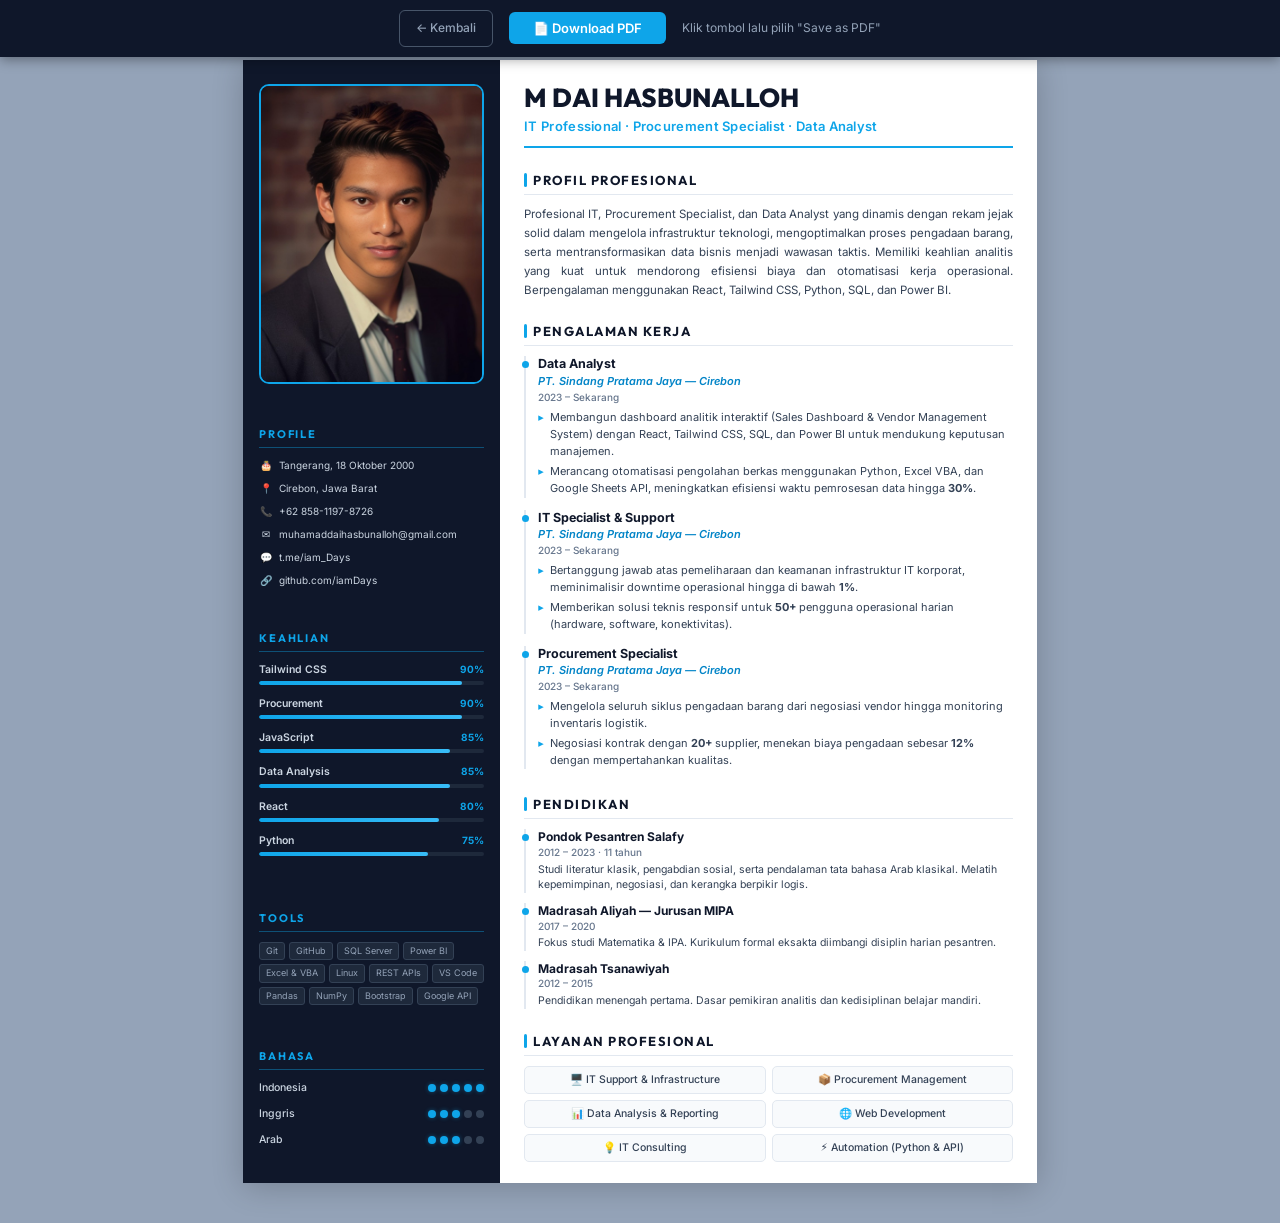
<file: cv.html>
<!DOCTYPE html>
<html lang="id">

<head>
  <meta charset="utf-8">
  <meta name="viewport" content="width=device-width, initial-scale=1.0">
  <title>CV - M Dai Hasbunalloh</title>
  <link rel="preconnect" href="https://fonts.googleapis.com">
  <link rel="preconnect" href="https://fonts.gstatic.com" crossorigin>
  <link
    href="https://fonts.googleapis.com/css2?family=Inter:wght@300;400;500;600;700&family=Outfit:wght@500;600;700;800&display=swap"
    rel="stylesheet">
  <style>
    *,
    *::before,
    *::after {
      margin: 0;
      padding: 0;
      box-sizing: border-box;
    }

    :root {
      --accent: #0ea5e9;
      --accent-dark: #0284c7;
      --dark: #0f172a;
      --dark-surface: #1e293b;
      --text: #334155;
      --text-light: #64748b;
      --heading: #0f172a;
      --border: #e2e8f0;
      --bg-subtle: #f8fafc;
      --white: #ffffff;
      --sidebar-text: #cbd5e1;
      --sidebar-muted: #94a3b8;
    }

    html {
      font-size: 10px;
    }

    body {
      font-family: 'Inter', system-ui, -apple-system, sans-serif;
      font-size: 1.3rem;
      line-height: 1.55;
      color: var(--text);
      background: #94a3b8;
      -webkit-print-color-adjust: exact;
      print-color-adjust: exact;
    }

    .download-bar {
      position: fixed;
      top: 0;
      left: 0;
      right: 0;
      background: var(--dark);
      padding: 10px 24px;
      display: flex;
      align-items: center;
      justify-content: center;
      gap: 16px;
      z-index: 999;
      box-shadow: 0 2px 12px rgba(0, 0, 0, 0.4);
    }

    .download-bar p {
      color: var(--sidebar-muted);
      font-size: 1.2rem;
    }

    .btn-download {
      background: var(--accent);
      color: white;
      border: none;
      padding: 8px 24px;
      border-radius: 6px;
      font-size: 1.3rem;
      font-weight: 600;
      cursor: pointer;
      transition: background 0.2s;
      font-family: inherit;
    }

    .btn-download:hover {
      background: var(--accent-dark);
    }

    .btn-back {
      background: transparent;
      color: var(--sidebar-muted);
      border: 1px solid #475569;
      padding: 8px 16px;
      border-radius: 6px;
      font-size: 1.2rem;
      font-weight: 500;
      cursor: pointer;
      text-decoration: none;
      transition: all 0.2s;
      font-family: inherit;
    }

    .btn-back:hover {
      border-color: var(--accent);
      color: var(--accent);
    }

    .cv-page {
      width: 210mm;
      height: 297mm;
      margin: 60px auto 40px auto;
      background: var(--white);
      box-shadow: 0 4px 30px rgba(0, 0, 0, 0.2);
      display: grid;
      grid-template-columns: 68mm 1fr;
      grid-template-rows: 1fr;
      align-items: stretch;
      overflow: hidden;
    }

    .sidebar {
      background: var(--dark);
      color: var(--sidebar-text);
      padding: 24px 16px;
      display: flex;
      flex-direction: column;
      justify-content: space-between;
      height: 297mm;
      box-sizing: border-box;
      overflow: hidden;
    }

    .sidebar .photo-wrap {
      width: 100%;
      margin: 0 auto;
      aspect-ratio: 3 / 4;
      border-radius: 10px;
      overflow: hidden;
      border: 2px solid var(--accent);
    }

    .sidebar .photo-wrap img {
      width: 100%;
      height: 100%;
      object-fit: cover;
      display: block;
    }

    .sidebar h3 {
      font-family: 'Outfit', sans-serif;
      font-size: 1.1rem;
      font-weight: 700;
      text-transform: uppercase;
      letter-spacing: 1.8px;
      color: var(--accent);
      border-bottom: 1.5px solid color-mix(in srgb, var(--accent) 40%, transparent);
      padding-bottom: 4px;
      margin-bottom: 10px;
    }

    .contact-list {
      list-style: none;
      display: flex;
      flex-direction: column;
      gap: 9px;
    }

    .contact-list li {
      font-size: 1rem;
      line-height: 1.4;
      display: flex;
      align-items: flex-start;
      gap: 6px;
      word-break: break-all;
      color: var(--sidebar-text);
    }

    .contact-list .icon {
      flex-shrink: 0;
      width: 14px;
      text-align: center;
      font-size: 1rem;
    }

    .skill-item {
      margin-bottom: 11px;
    }

    .skill-header {
      display: flex;
      justify-content: space-between;
      font-size: 1.05rem;
      font-weight: 600;
      margin-bottom: 3px;
      color: var(--sidebar-text);
    }

    .skill-header span {
      color: var(--accent);
      font-weight: 700;
      font-size: 1rem;
    }

    .skill-bar {
      height: 4px;
      background: var(--dark-surface);
      border-radius: 2px;
      overflow: hidden;
    }

    .skill-bar-fill {
      height: 100%;
      background: linear-gradient(90deg, var(--accent), #38bdf8);
      border-radius: 2px;
    }

    .tools-grid {
      display: flex;
      flex-wrap: wrap;
      gap: 4px;
    }

    .tool-tag {
      font-size: 0.9rem;
      background: var(--dark-surface);
      color: var(--sidebar-muted);
      padding: 2px 6px;
      border-radius: 3px;
      border: 1px solid #334155;
      line-height: 1.4;
    }

    .lang-item {
      display: flex;
      justify-content: space-between;
      align-items: center;
      font-size: 1.05rem;
      margin-bottom: 10px;
    }

    .lang-item .lang-name {
      font-weight: 500;
      color: var(--sidebar-text);
    }

    .lang-dots {
      display: flex;
      gap: 4px;
    }

    .lang-dots .dot {
      width: 8px;
      height: 8px;
      border-radius: 50%;
      background: #334155;
    }

    .lang-dots .dot.filled {
      background: var(--accent);
      box-shadow: 0 0 4px color-mix(in srgb, var(--accent) 40%, transparent);
    }

    .main-content {
      padding: 24px 24px 20px 24px;
      display: flex;
      flex-direction: column;
      gap: 14px;
      justify-content: space-between;
      height: 297mm;
      box-sizing: border-box;
      overflow: hidden;
    }

    .cv-header {
      border-bottom: 2.5px solid var(--accent);
      padding-bottom: 10px;
    }

    .cv-header h1 {
      font-family: 'Outfit', sans-serif;
      font-size: 2.6rem;
      font-weight: 800;
      color: var(--heading);
      line-height: 1.1;
      margin-bottom: 3px;
    }

    .cv-header .subtitle {
      font-size: 1.3rem;
      font-weight: 600;
      color: var(--accent);
      letter-spacing: 0.3px;
    }

    .cv-section h2 {
      font-family: 'Outfit', sans-serif;
      font-size: 1.3rem;
      font-weight: 700;
      text-transform: uppercase;
      letter-spacing: 1.5px;
      color: var(--heading);
      border-bottom: 1.5px solid var(--border);
      padding-bottom: 4px;
      margin-bottom: 10px;
      display: flex;
      align-items: center;
      gap: 6px;
    }

    .cv-section h2::before {
      content: '';
      display: inline-block;
      width: 3px;
      height: 14px;
      background: var(--accent);
      border-radius: 2px;
      flex-shrink: 0;
    }

    .summary-text {
      font-size: 1.15rem;
      line-height: 1.65;
      color: var(--text);
      text-align: justify;
    }

    .exp-item {
      margin-bottom: 12px;
      position: relative;
      padding-left: 12px;
      border-left: 2px solid var(--border);
    }

    .exp-item:last-child {
      margin-bottom: 0;
    }

    .exp-item::before {
      content: '';
      position: absolute;
      left: -4.5px;
      top: 5px;
      width: 7px;
      height: 7px;
      border-radius: 50%;
      background: var(--accent);
    }

    .exp-item .exp-title {
      font-size: 1.25rem;
      font-weight: 700;
      color: var(--heading);
      line-height: 1.3;
    }

    .exp-item .exp-company {
      font-size: 1.1rem;
      color: var(--accent-dark);
      font-weight: 600;
      font-style: italic;
    }

    .exp-item .exp-date {
      font-size: 1rem;
      color: var(--text-light);
      font-weight: 500;
      margin-bottom: 4px;
    }

    .exp-item ul {
      list-style: none;
      padding: 0;
    }

    .exp-item ul li {
      font-size: 1.1rem;
      line-height: 1.55;
      padding-left: 12px;
      position: relative;
      margin-bottom: 3px;
      color: var(--text);
    }

    .exp-item ul li::before {
      content: '▸';
      position: absolute;
      left: 0;
      color: var(--accent);
      font-size: 1.1rem;
    }

    .edu-item {
      margin-bottom: 10px;
      padding-left: 12px;
      border-left: 2px solid var(--border);
      position: relative;
    }

    .edu-item:last-child {
      margin-bottom: 0;
    }

    .edu-item::before {
      content: '';
      position: absolute;
      left: -4.5px;
      top: 5px;
      width: 7px;
      height: 7px;
      border-radius: 50%;
      background: var(--accent);
    }

    .edu-item .edu-title {
      font-size: 1.2rem;
      font-weight: 700;
      color: var(--heading);
      line-height: 1.3;
    }

    .edu-item .edu-date {
      font-size: 1rem;
      color: var(--text-light);
      font-weight: 500;
    }

    .edu-item .edu-desc {
      font-size: 1.05rem;
      color: var(--text);
      line-height: 1.5;
      margin-top: 1px;
    }

    .services-grid {
      display: grid;
      grid-template-columns: 1fr 1fr;
      gap: 6px;
    }

    .service-tag {
      font-size: 1.05rem;
      padding: 5px 8px;
      background: var(--bg-subtle);
      border: 1px solid var(--border);
      border-radius: 5px;
      color: var(--text);
      font-weight: 500;
      text-align: center;
    }

    @media print {
      @page {
        size: A4 portrait;
        margin: 0 !important;
      }

      * {
        -webkit-print-color-adjust: exact !important;
        print-color-adjust: exact !important;
      }

      html {
        width: 100%;
        height: 100%;
        margin: 0 !important;
        padding: 0 !important;
      }

      body {
        width: 100%;
        height: 100%;
        margin: 0 !important;
        padding: 0 !important;
        background: white;
        overflow: hidden;
      }

      .download-bar {
        display: none !important;
      }

      .cv-page {
        position: absolute;
        top: 0;
        left: 0;
        margin: 0 !important;
        padding: 0;
        box-shadow: none;
        width: 100%;
        height: 100%;
        grid-template-columns: 68mm 1fr;
        grid-template-rows: 100%;
        overflow: hidden;
      }

      .sidebar {
        height: 100%;
        margin: 0;
      }

      .main-content {
        height: 100%;
        margin: 0;
      }
    }

    @media screen and (max-width: 800px) {
      .cv-page {
        width: 100%;
        height: auto;
        grid-template-columns: 1fr;
        margin-top: 54px;
      }

      .sidebar {
        padding: 20px 16px;
      }

      .sidebar .photo-wrap {
        width: 100px;
        margin: 0 auto;
      }

      .main-content {
        padding: 20px 16px;
      }

      .cv-header h1 {
        font-size: 2.2rem;
      }

      .services-grid {
        grid-template-columns: 1fr;
      }

      .download-bar {
        flex-wrap: wrap;
        padding: 8px 12px;
        gap: 8px;
      }

      .download-bar p {
        display: none;
      }
    }
  </style>
</head>

<body>

  <div class="download-bar">
    <a href="index.html" class="btn-back">← Kembali</a>
    <button class="btn-download" onclick="window.print()">📄 Download PDF</button>
    <p>Klik tombol lalu pilih "Save as PDF"</p>
  </div>

  <div class="cv-page">

    <aside class="sidebar">

      <div class="photo-wrap">
        <img src="assets/img/profile-img.jpg" alt="M Dai Hasbunalloh">
      </div>

      <div>
        <h3>Profile</h3>
        <ul class="contact-list">
          <li><span class="icon">🎂</span><span>Tangerang, 18 Oktober 2000</span></li>
          <li><span class="icon">📍</span><span>Cirebon, Jawa Barat</span></li>
          <li><span class="icon">📞</span><span>+62 858-1197-8726</span></li>
          <li><span class="icon">✉️</span><span>muhamaddaihasbunalloh@gmail.com</span></li>
          <li><span class="icon">💬</span><span>t.me/iam_Days</span></li>
          <li><span class="icon">🔗</span><span>github.com/iamDays</span></li>
        </ul>
      </div>

      <div>
        <h3>Keahlian</h3>
        <div class="skill-item">
          <div class="skill-header">Tailwind CSS <span>90%</span></div>
          <div class="skill-bar">
            <div class="skill-bar-fill" style="width:90%"></div>
          </div>
        </div>
        <div class="skill-item">
          <div class="skill-header">Procurement <span>90%</span></div>
          <div class="skill-bar">
            <div class="skill-bar-fill" style="width:90%"></div>
          </div>
        </div>
        <div class="skill-item">
          <div class="skill-header">JavaScript <span>85%</span></div>
          <div class="skill-bar">
            <div class="skill-bar-fill" style="width:85%"></div>
          </div>
        </div>
        <div class="skill-item">
          <div class="skill-header">Data Analysis <span>85%</span></div>
          <div class="skill-bar">
            <div class="skill-bar-fill" style="width:85%"></div>
          </div>
        </div>
        <div class="skill-item">
          <div class="skill-header">React <span>80%</span></div>
          <div class="skill-bar">
            <div class="skill-bar-fill" style="width:80%"></div>
          </div>
        </div>
        <div class="skill-item">
          <div class="skill-header">Python <span>75%</span></div>
          <div class="skill-bar">
            <div class="skill-bar-fill" style="width:75%"></div>
          </div>
        </div>
      </div>

      <div>
        <h3>Tools</h3>
        <div class="tools-grid">
          <span class="tool-tag">Git</span>
          <span class="tool-tag">GitHub</span>
          <span class="tool-tag">SQL Server</span>
          <span class="tool-tag">Power BI</span>
          <span class="tool-tag">Excel & VBA</span>
          <span class="tool-tag">Linux</span>
          <span class="tool-tag">REST APIs</span>
          <span class="tool-tag">VS Code</span>
          <span class="tool-tag">Pandas</span>
          <span class="tool-tag">NumPy</span>
          <span class="tool-tag">Bootstrap</span>
          <span class="tool-tag">Google API</span>
        </div>
      </div>

      <div>
        <h3>Bahasa</h3>
        <div class="lang-item">
          <span class="lang-name">Indonesia</span>
          <div class="lang-dots">
            <span class="dot filled"></span>
            <span class="dot filled"></span>
            <span class="dot filled"></span>
            <span class="dot filled"></span>
            <span class="dot filled"></span>
          </div>
        </div>
        <div class="lang-item">
          <span class="lang-name">Inggris</span>
          <div class="lang-dots">
            <span class="dot filled"></span>
            <span class="dot filled"></span>
            <span class="dot filled"></span>
            <span class="dot"></span>
            <span class="dot"></span>
          </div>
        </div>
        <div class="lang-item">
          <span class="lang-name">Arab</span>
          <div class="lang-dots">
            <span class="dot filled"></span>
            <span class="dot filled"></span>
            <span class="dot filled"></span>
            <span class="dot"></span>
            <span class="dot"></span>
          </div>
        </div>
      </div>

    </aside>

    <main class="main-content">

      <div class="cv-header">
        <h1>M DAI HASBUNALLOH</h1>
        <div class="subtitle">IT Professional · Procurement Specialist · Data Analyst</div>
      </div>

      <section class="cv-section">
        <h2>Profil Profesional</h2>
        <p class="summary-text">
          Profesional IT, Procurement Specialist, dan Data Analyst yang dinamis dengan rekam jejak solid dalam mengelola
          infrastruktur teknologi, mengoptimalkan proses pengadaan barang, serta mentransformasikan data bisnis menjadi
          wawasan taktis. Memiliki keahlian analitis yang kuat untuk mendorong efisiensi biaya dan otomatisasi kerja
          operasional. Berpengalaman menggunakan React, Tailwind CSS, Python, SQL, dan Power BI.
        </p>
      </section>

      <section class="cv-section">
        <h2>Pengalaman Kerja</h2>

        <div class="exp-item">
          <div class="exp-title">Data Analyst</div>
          <div class="exp-company">PT. Sindang Pratama Jaya — Cirebon</div>
          <div class="exp-date">2023 – Sekarang</div>
          <ul>
            <li>Membangun dashboard analitik interaktif (Sales Dashboard & Vendor Management System) dengan React,
              Tailwind CSS, SQL, dan Power BI untuk mendukung keputusan manajemen.</li>
            <li>Merancang otomatisasi pengolahan berkas menggunakan Python, Excel VBA, dan Google Sheets API,
              meningkatkan efisiensi waktu pemrosesan data hingga <strong>30%</strong>.</li>
          </ul>
        </div>

        <div class="exp-item">
          <div class="exp-title">IT Specialist & Support</div>
          <div class="exp-company">PT. Sindang Pratama Jaya — Cirebon</div>
          <div class="exp-date">2023 – Sekarang</div>
          <ul>
            <li>Bertanggung jawab atas pemeliharaan dan keamanan infrastruktur IT korporat, meminimalisir downtime
              operasional hingga di bawah <strong>1%</strong>.</li>
            <li>Memberikan solusi teknis responsif untuk <strong>50+</strong> pengguna operasional harian (hardware,
              software, konektivitas).</li>
          </ul>
        </div>

        <div class="exp-item">
          <div class="exp-title">Procurement Specialist</div>
          <div class="exp-company">PT. Sindang Pratama Jaya — Cirebon</div>
          <div class="exp-date">2023 – Sekarang</div>
          <ul>
            <li>Mengelola seluruh siklus pengadaan barang dari negosiasi vendor hingga monitoring inventaris logistik.
            </li>
            <li>Negosiasi kontrak dengan <strong>20+</strong> supplier, menekan biaya pengadaan sebesar
              <strong>12%</strong> dengan mempertahankan kualitas.
            </li>
          </ul>
        </div>
      </section>

      <section class="cv-section">
        <h2>Pendidikan</h2>

        <div class="edu-item">
          <div class="edu-title">Pondok Pesantren Salafy</div>
          <div class="edu-date">2012 – 2023 · 11 tahun</div>
          <div class="edu-desc">Studi literatur klasik, pengabdian sosial, serta pendalaman tata bahasa Arab klasikal.
            Melatih kepemimpinan, negosiasi, dan kerangka berpikir logis.</div>
        </div>

        <div class="edu-item">
          <div class="edu-title">Madrasah Aliyah — Jurusan MIPA</div>
          <div class="edu-date">2017 – 2020</div>
          <div class="edu-desc">Fokus studi Matematika & IPA. Kurikulum formal eksakta diimbangi disiplin harian
            pesantren.</div>
        </div>

        <div class="edu-item">
          <div class="edu-title">Madrasah Tsanawiyah</div>
          <div class="edu-date">2012 – 2015</div>
          <div class="edu-desc">Pendidikan menengah pertama. Dasar pemikiran analitis dan kedisiplinan belajar mandiri.
          </div>
        </div>
      </section>

      <section class="cv-section">
        <h2>Layanan Profesional</h2>
        <div class="services-grid">
          <div class="service-tag">🖥️ IT Support & Infrastructure</div>
          <div class="service-tag">📦 Procurement Management</div>
          <div class="service-tag">📊 Data Analysis & Reporting</div>
          <div class="service-tag">🌐 Web Development</div>
          <div class="service-tag">💡 IT Consulting</div>
          <div class="service-tag">⚡ Automation (Python & API)</div>
        </div>
      </section>

    </main>

  </div>

</body>

</html>
</file>
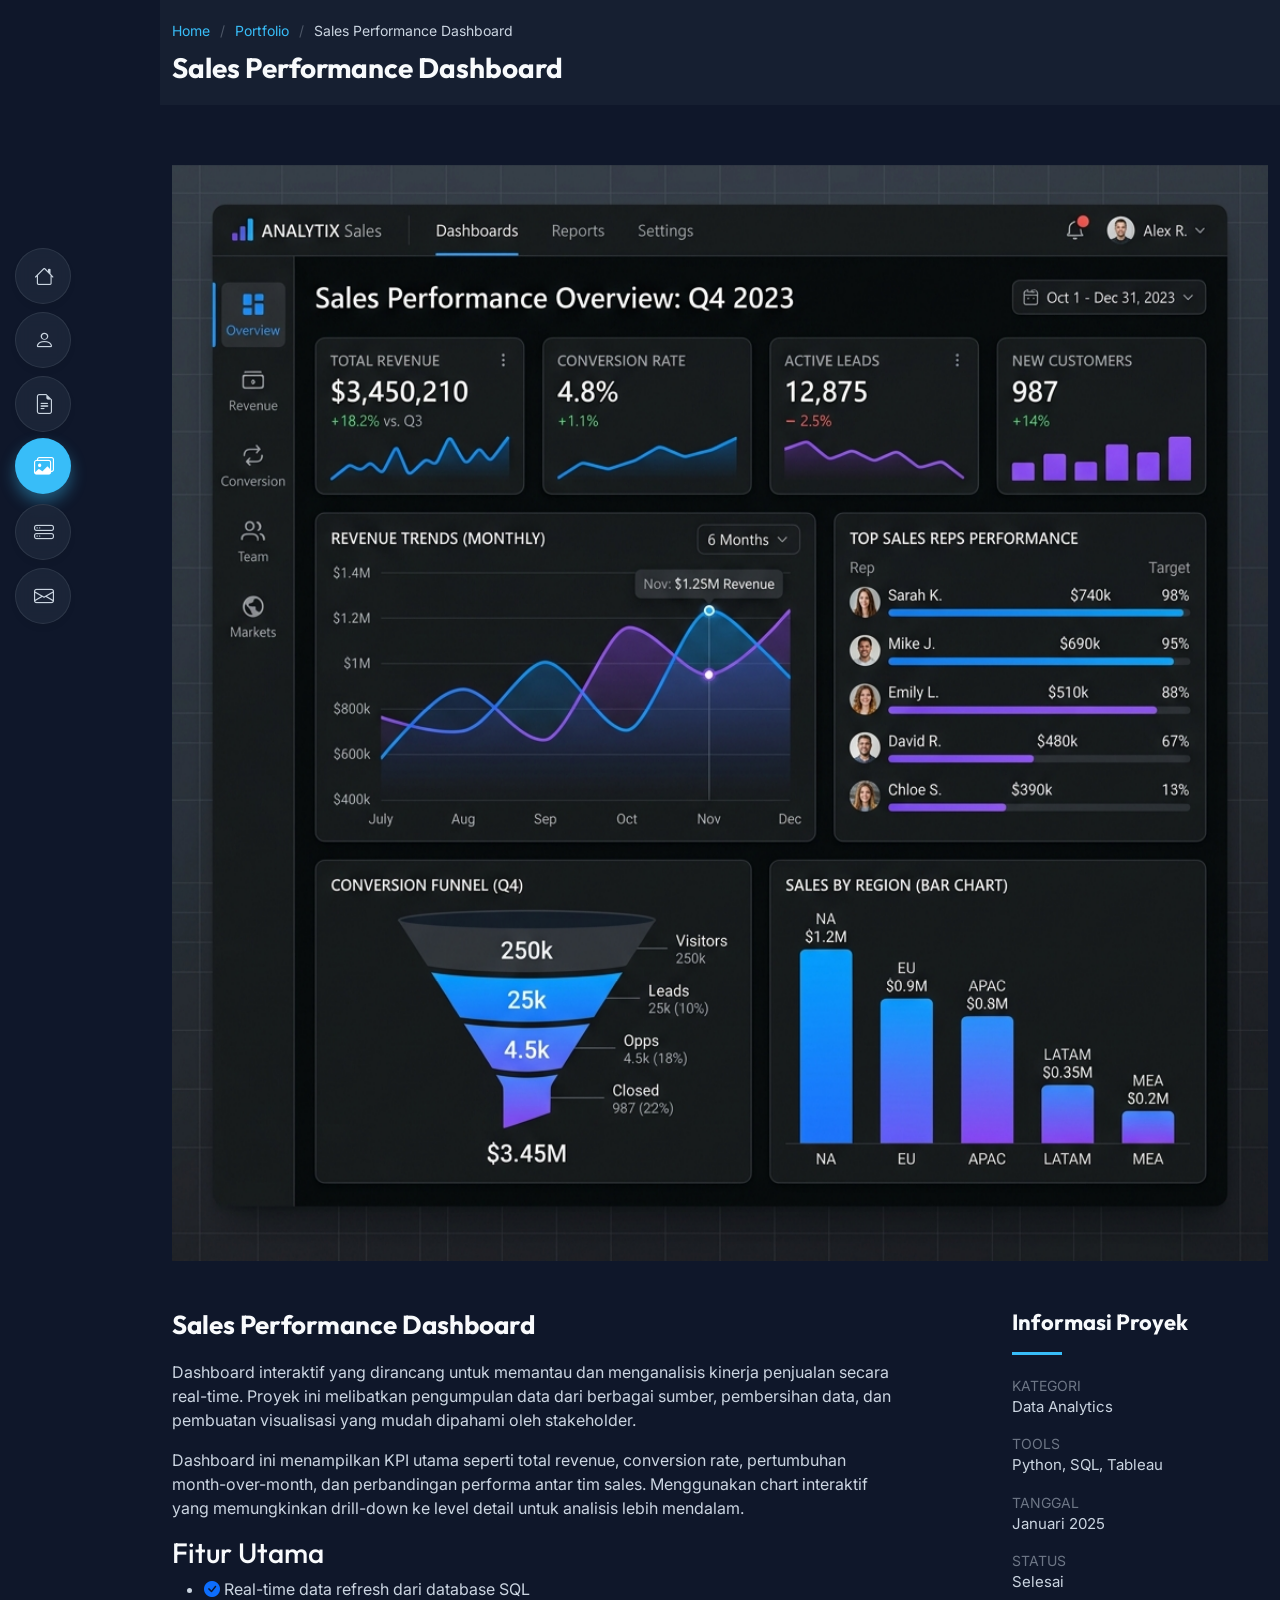
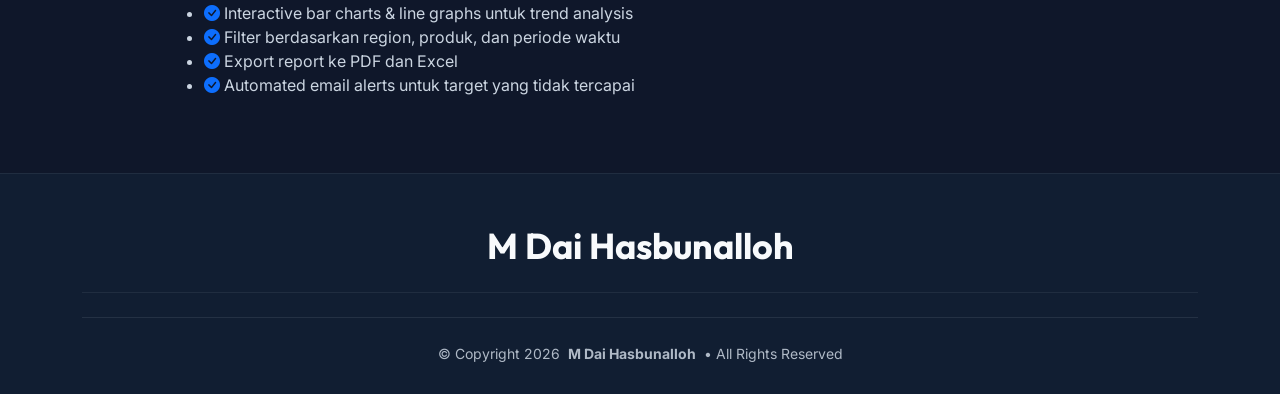
<file: portfolio-detail-1.html>
<!DOCTYPE html>
<html lang="en">

<head>
  <meta charset="utf-8">
  <meta content="width=device-width, initial-scale=1.0" name="viewport">
  <title>Sales Performance Dashboard - M Dai Hasbunalloh</title>
  <meta content="Portfolio detail: Sales Performance Dashboard project by M Dai Hasbunalloh" name="description">

  <link href="assets/img/favicon.png" rel="icon">
  <link href="assets/img/apple-touch-icon.png" rel="apple-touch-icon">

  <link href="https://fonts.googleapis.com" rel="preconnect">
  <link href="https://fonts.gstatic.com" rel="preconnect" crossorigin>
  <link
    href="https://fonts.googleapis.com/css2?family=Inter:wght@300;400;500;600;700&family=Outfit:wght@400;500;600;700;800&display=swap"
    rel="stylesheet">

  <link href="assets/vendor/bootstrap/css/bootstrap.min.css" rel="stylesheet">
  <link href="assets/vendor/bootstrap-icons/bootstrap-icons.css" rel="stylesheet">
  <link href="assets/vendor/aos/aos.css" rel="stylesheet">
  <link href="assets/vendor/glightbox/css/glightbox.min.css" rel="stylesheet">
  <link href="assets/vendor/swiper/swiper-bundle.min.css" rel="stylesheet">

  <link href="assets/css/main.css" rel="stylesheet">
</head>

<body class="portfolio-details-page dark-mode">

  <header id="header" class="header d-flex flex-column justify-content-center">
    <i class="header-toggle d-xl-none bi bi-list"></i>
    <nav id="navmenu" class="navmenu">
      <ul>
        <li><a href="index.html"><i class="bi bi-house navicon"></i><span>Home</span></a></li>
        <li><a href="index.html#about"><i class="bi bi-person navicon"></i><span>About</span></a></li>
        <li><a href="index.html#resume"><i class="bi bi-file-earmark-text navicon"></i><span>Resume</span></a></li>
        <li><a href="index.html#portfolio" class="active"><i class="bi bi-images navicon"></i><span>Portfolio</span></a></li>
        <li><a href="index.html#services"><i class="bi bi-hdd-stack navicon"></i><span>Services</span></a></li>
        <li><a href="index.html#contact"><i class="bi bi-envelope navicon"></i><span>Contact</span></a></li>
      </ul>
    </nav>
  </header>

  <main class="main">

    <div class="page-title" data-aos="fade">
      <div class="container">
        <nav class="breadcrumbs">
          <ol>
            <li><a href="index.html">Home</a></li>
            <li><a href="index.html#portfolio">Portfolio</a></li>
            <li class="current">Sales Performance Dashboard</li>
          </ol>
        </nav>
        <h1>Sales Performance Dashboard</h1>
      </div>
    </div>

    <section id="portfolio-details" class="portfolio-details section">
      <div class="container" data-aos="fade-up">

        <div class="portfolio-details-slider swiper init-swiper">
          <script type="application/json" class="swiper-config">
            {
              "loop": true,
              "speed": 600,
              "autoplay": { "delay": 5000 },
              "slidesPerView": "auto",
              "navigation": { "nextEl": ".swiper-button-next", "prevEl": ".swiper-button-prev" },
              "pagination": { "el": ".swiper-pagination", "type": "bullets", "clickable": true }
            }
          </script>
          <div class="swiper-wrapper align-items-center">
            <div class="swiper-slide">
              <img src="assets/img/masonry-portfolio/masonry-portfolio-1.jpg" alt="Sales Performance Dashboard">
            </div>
          </div>
          <div class="swiper-button-prev"></div>
          <div class="swiper-button-next"></div>
          <div class="swiper-pagination"></div>
        </div>

        <div class="row justify-content-between gy-4 mt-4">

          <div class="col-lg-8" data-aos="fade-up">
            <div class="portfolio-description">
              <h2>Sales Performance Dashboard</h2>
              <p>
                Dashboard interaktif yang dirancang untuk memantau dan menganalisis kinerja penjualan secara real-time.
                Proyek ini melibatkan pengumpulan data dari berbagai sumber, pembersihan data, dan pembuatan visualisasi
                yang mudah dipahami oleh stakeholder.
              </p>
              <p>
                Dashboard ini menampilkan KPI utama seperti total revenue, conversion rate, pertumbuhan month-over-month,
                dan perbandingan performa antar tim sales. Menggunakan chart interaktif yang memungkinkan drill-down ke
                level detail untuk analisis lebih mendalam.
              </p>
              <h3>Fitur Utama</h3>
              <ul>
                <li><i class="bi bi-check-circle-fill text-primary"></i> Real-time data refresh dari database SQL</li>
                <li><i class="bi bi-check-circle-fill text-primary"></i> Interactive bar charts & line graphs untuk trend analysis</li>
                <li><i class="bi bi-check-circle-fill text-primary"></i> Filter berdasarkan region, produk, dan periode waktu</li>
                <li><i class="bi bi-check-circle-fill text-primary"></i> Export report ke PDF dan Excel</li>
                <li><i class="bi bi-check-circle-fill text-primary"></i> Automated email alerts untuk target yang tidak tercapai</li>
              </ul>
            </div>
          </div>

          <div class="col-lg-3" data-aos="fade-up" data-aos-delay="100">
            <div class="portfolio-info">
              <h3>Informasi Proyek</h3>
              <ul>
                <li><strong>Kategori</strong> Data Analytics</li>
                <li><strong>Tools</strong> Python, SQL, Tableau</li>
                <li><strong>Tanggal</strong> Januari 2025</li>
                <li><strong>Status</strong> Selesai</li>
              </ul>
            </div>
          </div>

        </div>

      </div>
    </section>

  </main>

  <footer id="footer" class="footer position-relative">
    <div class="container">
      <h3 class="sitename">M Dai Hasbunalloh</h3>
      <div class="copyright-wrap text-center">
        <div class="copyright">
          <span>&copy; Copyright 2026</span> <strong class="px-1 sitename">M Dai Hasbunalloh</strong> <span>&bull; All Rights Reserved</span>
        </div>
      </div>
    </div>
  </footer>

  <a href="#" id="scroll-top" class="scroll-top d-flex align-items-center justify-content-center"><i class="bi bi-arrow-up-short"></i></a>
  <div id="preloader"></div>

  <script src="assets/vendor/bootstrap/js/bootstrap.bundle.min.js"></script>
  <script src="assets/vendor/php-email-form/validate.js"></script>
  <script src="assets/vendor/aos/aos.js"></script>
  <script src="assets/vendor/typed.js/typed.umd.js"></script>
  <script src="assets/vendor/purecounter/purecounter_vanilla.js"></script>
  <script src="assets/vendor/waypoints/noframework.waypoints.js"></script>
  <script src="assets/vendor/glightbox/js/glightbox.min.js"></script>
  <script src="assets/vendor/imagesloaded/imagesloaded.pkgd.min.js"></script>
  <script src="assets/vendor/isotope-layout/isotope.pkgd.min.js"></script>
  <script src="assets/vendor/swiper/swiper-bundle.min.js"></script>
  <script src="assets/js/main.js"></script>

</body>

</html>
</file>
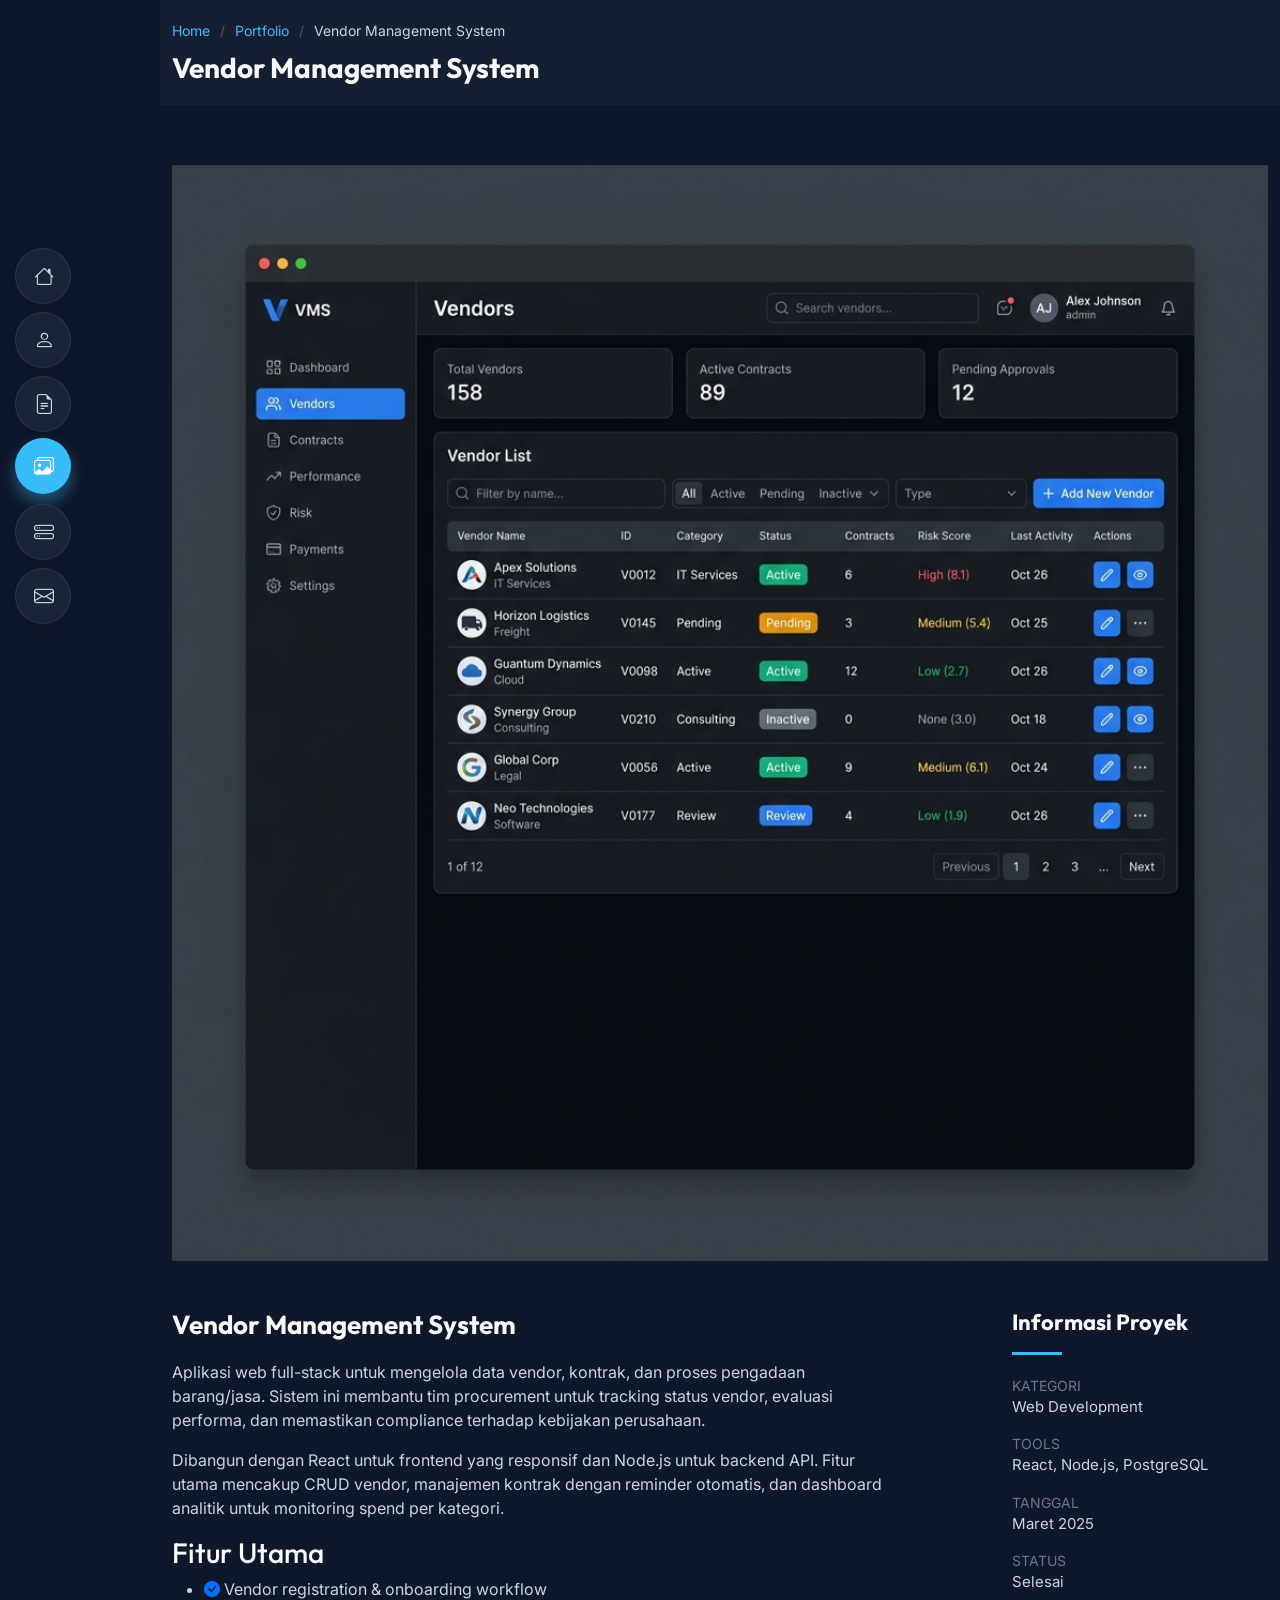
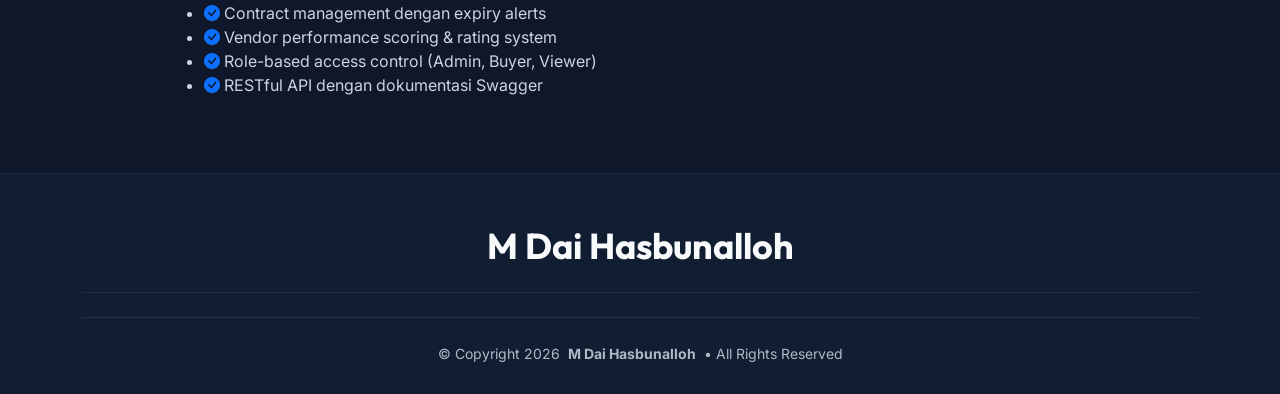
<file: portfolio-detail-2.html>
<!DOCTYPE html>
<html lang="en">

<head>
  <meta charset="utf-8">
  <meta content="width=device-width, initial-scale=1.0" name="viewport">
  <title>Vendor Management System - M Dai Hasbunalloh</title>
  <meta content="Portfolio detail: Vendor Management System project by M Dai Hasbunalloh" name="description">

  <link href="assets/img/favicon.png" rel="icon">
  <link href="assets/img/apple-touch-icon.png" rel="apple-touch-icon">

  <link href="https://fonts.googleapis.com" rel="preconnect">
  <link href="https://fonts.gstatic.com" rel="preconnect" crossorigin>
  <link
    href="https://fonts.googleapis.com/css2?family=Inter:wght@300;400;500;600;700&family=Outfit:wght@400;500;600;700;800&display=swap"
    rel="stylesheet">

  <link href="assets/vendor/bootstrap/css/bootstrap.min.css" rel="stylesheet">
  <link href="assets/vendor/bootstrap-icons/bootstrap-icons.css" rel="stylesheet">
  <link href="assets/vendor/aos/aos.css" rel="stylesheet">
  <link href="assets/vendor/glightbox/css/glightbox.min.css" rel="stylesheet">
  <link href="assets/vendor/swiper/swiper-bundle.min.css" rel="stylesheet">

  <link href="assets/css/main.css" rel="stylesheet">
</head>

<body class="portfolio-details-page dark-mode">

  <header id="header" class="header d-flex flex-column justify-content-center">
    <i class="header-toggle d-xl-none bi bi-list"></i>
    <nav id="navmenu" class="navmenu">
      <ul>
        <li><a href="index.html"><i class="bi bi-house navicon"></i><span>Home</span></a></li>
        <li><a href="index.html#about"><i class="bi bi-person navicon"></i><span>About</span></a></li>
        <li><a href="index.html#resume"><i class="bi bi-file-earmark-text navicon"></i><span>Resume</span></a></li>
        <li><a href="index.html#portfolio" class="active"><i class="bi bi-images navicon"></i><span>Portfolio</span></a></li>
        <li><a href="index.html#services"><i class="bi bi-hdd-stack navicon"></i><span>Services</span></a></li>
        <li><a href="index.html#contact"><i class="bi bi-envelope navicon"></i><span>Contact</span></a></li>
      </ul>
    </nav>
  </header>

  <main class="main">

    <div class="page-title" data-aos="fade">
      <div class="container">
        <nav class="breadcrumbs">
          <ol>
            <li><a href="index.html">Home</a></li>
            <li><a href="index.html#portfolio">Portfolio</a></li>
            <li class="current">Vendor Management System</li>
          </ol>
        </nav>
        <h1>Vendor Management System</h1>
      </div>
    </div>

    <section id="portfolio-details" class="portfolio-details section">
      <div class="container" data-aos="fade-up">

        <div class="portfolio-details-slider swiper init-swiper">
          <script type="application/json" class="swiper-config">
            {
              "loop": true,
              "speed": 600,
              "autoplay": { "delay": 5000 },
              "slidesPerView": "auto",
              "navigation": { "nextEl": ".swiper-button-next", "prevEl": ".swiper-button-prev" },
              "pagination": { "el": ".swiper-pagination", "type": "bullets", "clickable": true }
            }
          </script>
          <div class="swiper-wrapper align-items-center">
            <div class="swiper-slide">
              <img src="assets/img/masonry-portfolio/masonry-portfolio-2.jpg" alt="Vendor Management System">
            </div>
          </div>
          <div class="swiper-button-prev"></div>
          <div class="swiper-button-next"></div>
          <div class="swiper-pagination"></div>
        </div>

        <div class="row justify-content-between gy-4 mt-4">

          <div class="col-lg-8" data-aos="fade-up">
            <div class="portfolio-description">
              <h2>Vendor Management System</h2>
              <p>
                Aplikasi web full-stack untuk mengelola data vendor, kontrak, dan proses pengadaan barang/jasa.
                Sistem ini membantu tim procurement untuk tracking status vendor, evaluasi performa,
                dan memastikan compliance terhadap kebijakan perusahaan.
              </p>
              <p>
                Dibangun dengan React untuk frontend yang responsif dan Node.js untuk backend API. Fitur utama
                mencakup CRUD vendor, manajemen kontrak dengan reminder otomatis, dan dashboard analitik
                untuk monitoring spend per kategori.
              </p>
              <h3>Fitur Utama</h3>
              <ul>
                <li><i class="bi bi-check-circle-fill text-primary"></i> Vendor registration & onboarding workflow</li>
                <li><i class="bi bi-check-circle-fill text-primary"></i> Contract management dengan expiry alerts</li>
                <li><i class="bi bi-check-circle-fill text-primary"></i> Vendor performance scoring & rating system</li>
                <li><i class="bi bi-check-circle-fill text-primary"></i> Role-based access control (Admin, Buyer, Viewer)</li>
                <li><i class="bi bi-check-circle-fill text-primary"></i> RESTful API dengan dokumentasi Swagger</li>
              </ul>
            </div>
          </div>

          <div class="col-lg-3" data-aos="fade-up" data-aos-delay="100">
            <div class="portfolio-info">
              <h3>Informasi Proyek</h3>
              <ul>
                <li><strong>Kategori</strong> Web Development</li>
                <li><strong>Tools</strong> React, Node.js, PostgreSQL</li>
                <li><strong>Tanggal</strong> Maret 2025</li>
                <li><strong>Status</strong> Selesai</li>
              </ul>
            </div>
          </div>

        </div>

      </div>
    </section>

  </main>

  <footer id="footer" class="footer position-relative">
    <div class="container">
      <h3 class="sitename">M Dai Hasbunalloh</h3>
      <div class="copyright-wrap text-center">
        <div class="copyright">
          <span>&copy; Copyright 2026</span> <strong class="px-1 sitename">M Dai Hasbunalloh</strong> <span>&bull; All Rights Reserved</span>
        </div>
      </div>
    </div>
  </footer>

  <a href="#" id="scroll-top" class="scroll-top d-flex align-items-center justify-content-center"><i class="bi bi-arrow-up-short"></i></a>
  <div id="preloader"></div>

  <script src="assets/vendor/bootstrap/js/bootstrap.bundle.min.js"></script>
  <script src="assets/vendor/php-email-form/validate.js"></script>
  <script src="assets/vendor/aos/aos.js"></script>
  <script src="assets/vendor/typed.js/typed.umd.js"></script>
  <script src="assets/vendor/purecounter/purecounter_vanilla.js"></script>
  <script src="assets/vendor/waypoints/noframework.waypoints.js"></script>
  <script src="assets/vendor/glightbox/js/glightbox.min.js"></script>
  <script src="assets/vendor/imagesloaded/imagesloaded.pkgd.min.js"></script>
  <script src="assets/vendor/isotope-layout/isotope.pkgd.min.js"></script>
  <script src="assets/vendor/swiper/swiper-bundle.min.js"></script>
  <script src="assets/js/main.js"></script>

</body>

</html>
</file>
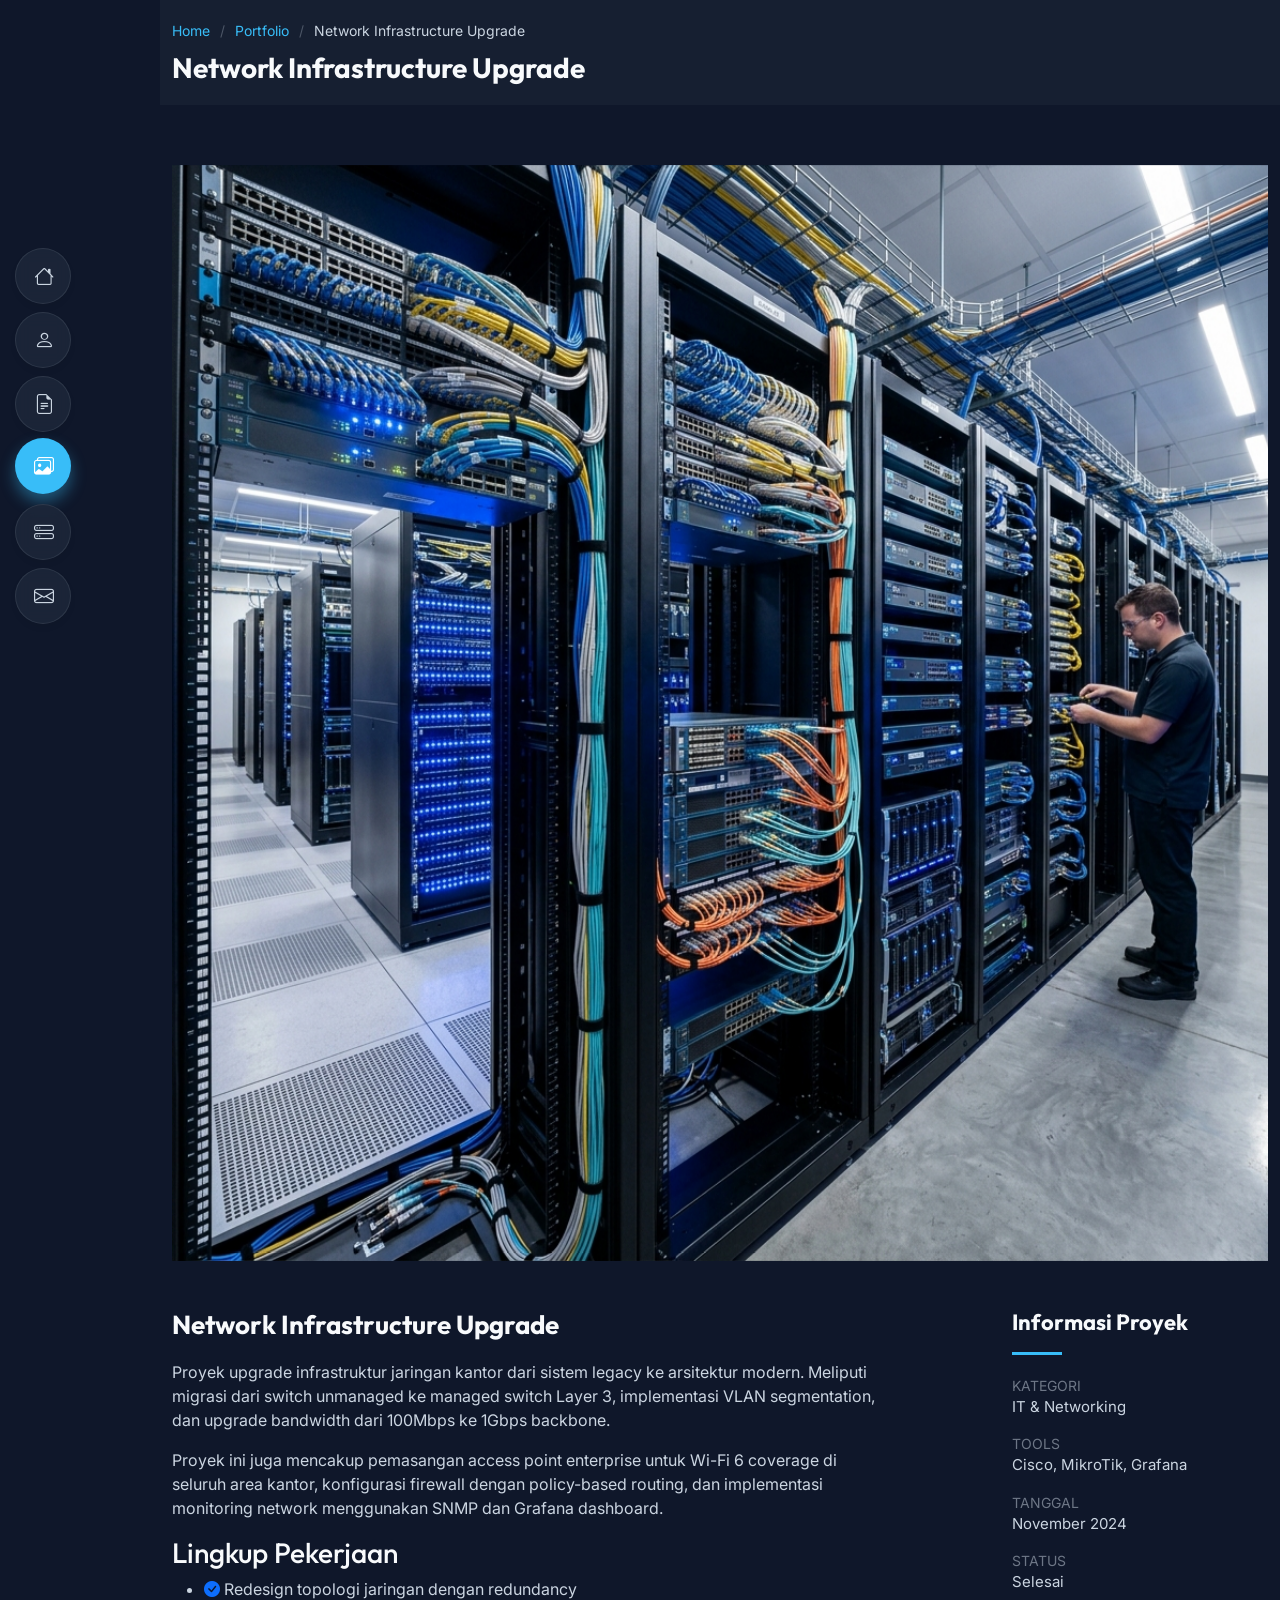
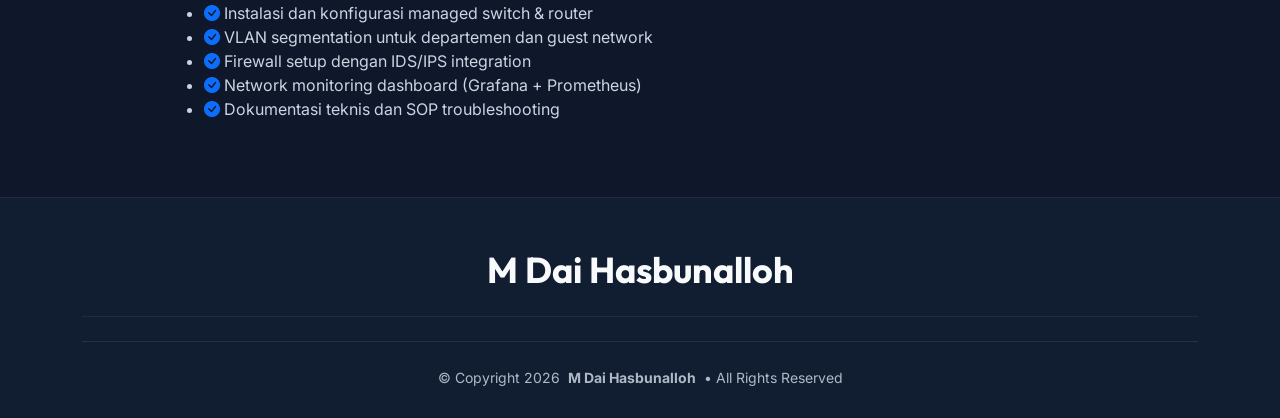
<file: portfolio-detail-3.html>
<!DOCTYPE html>
<html lang="en">

<head>
  <meta charset="utf-8">
  <meta content="width=device-width, initial-scale=1.0" name="viewport">
  <title>Network Infrastructure Upgrade - M Dai Hasbunalloh</title>
  <meta content="Portfolio detail: Network Infrastructure Upgrade project by M Dai Hasbunalloh" name="description">

  <link href="assets/img/favicon.png" rel="icon">
  <link href="assets/img/apple-touch-icon.png" rel="apple-touch-icon">

  <link href="https://fonts.googleapis.com" rel="preconnect">
  <link href="https://fonts.gstatic.com" rel="preconnect" crossorigin>
  <link
    href="https://fonts.googleapis.com/css2?family=Inter:wght@300;400;500;600;700&family=Outfit:wght@400;500;600;700;800&display=swap"
    rel="stylesheet">

  <link href="assets/vendor/bootstrap/css/bootstrap.min.css" rel="stylesheet">
  <link href="assets/vendor/bootstrap-icons/bootstrap-icons.css" rel="stylesheet">
  <link href="assets/vendor/aos/aos.css" rel="stylesheet">
  <link href="assets/vendor/glightbox/css/glightbox.min.css" rel="stylesheet">
  <link href="assets/vendor/swiper/swiper-bundle.min.css" rel="stylesheet">

  <link href="assets/css/main.css" rel="stylesheet">
</head>

<body class="portfolio-details-page dark-mode">

  <header id="header" class="header d-flex flex-column justify-content-center">
    <i class="header-toggle d-xl-none bi bi-list"></i>
    <nav id="navmenu" class="navmenu">
      <ul>
        <li><a href="index.html"><i class="bi bi-house navicon"></i><span>Home</span></a></li>
        <li><a href="index.html#about"><i class="bi bi-person navicon"></i><span>About</span></a></li>
        <li><a href="index.html#resume"><i class="bi bi-file-earmark-text navicon"></i><span>Resume</span></a></li>
        <li><a href="index.html#portfolio" class="active"><i class="bi bi-images navicon"></i><span>Portfolio</span></a></li>
        <li><a href="index.html#services"><i class="bi bi-hdd-stack navicon"></i><span>Services</span></a></li>
        <li><a href="index.html#contact"><i class="bi bi-envelope navicon"></i><span>Contact</span></a></li>
      </ul>
    </nav>
  </header>

  <main class="main">

    <div class="page-title" data-aos="fade">
      <div class="container">
        <nav class="breadcrumbs">
          <ol>
            <li><a href="index.html">Home</a></li>
            <li><a href="index.html#portfolio">Portfolio</a></li>
            <li class="current">Network Infrastructure Upgrade</li>
          </ol>
        </nav>
        <h1>Network Infrastructure Upgrade</h1>
      </div>
    </div>

    <section id="portfolio-details" class="portfolio-details section">
      <div class="container" data-aos="fade-up">

        <div class="portfolio-details-slider swiper init-swiper">
          <script type="application/json" class="swiper-config">
            {
              "loop": true,
              "speed": 600,
              "autoplay": { "delay": 5000 },
              "slidesPerView": "auto",
              "navigation": { "nextEl": ".swiper-button-next", "prevEl": ".swiper-button-prev" },
              "pagination": { "el": ".swiper-pagination", "type": "bullets", "clickable": true }
            }
          </script>
          <div class="swiper-wrapper align-items-center">
            <div class="swiper-slide">
              <img src="assets/img/masonry-portfolio/masonry-portfolio-3.jpg" alt="Network Infrastructure Upgrade">
            </div>
          </div>
          <div class="swiper-button-prev"></div>
          <div class="swiper-button-next"></div>
          <div class="swiper-pagination"></div>
        </div>

        <div class="row justify-content-between gy-4 mt-4">

          <div class="col-lg-8" data-aos="fade-up">
            <div class="portfolio-description">
              <h2>Network Infrastructure Upgrade</h2>
              <p>
                Proyek upgrade infrastruktur jaringan kantor dari sistem legacy ke arsitektur modern.
                Meliputi migrasi dari switch unmanaged ke managed switch Layer 3, implementasi VLAN segmentation,
                dan upgrade bandwidth dari 100Mbps ke 1Gbps backbone.
              </p>
              <p>
                Proyek ini juga mencakup pemasangan access point enterprise untuk Wi-Fi 6 coverage di seluruh area kantor,
                konfigurasi firewall dengan policy-based routing, dan implementasi monitoring network menggunakan
                SNMP dan Grafana dashboard.
              </p>
              <h3>Lingkup Pekerjaan</h3>
              <ul>
                <li><i class="bi bi-check-circle-fill text-primary"></i> Redesign topologi jaringan dengan redundancy</li>
                <li><i class="bi bi-check-circle-fill text-primary"></i> Instalasi dan konfigurasi managed switch & router</li>
                <li><i class="bi bi-check-circle-fill text-primary"></i> VLAN segmentation untuk departemen dan guest network</li>
                <li><i class="bi bi-check-circle-fill text-primary"></i> Firewall setup dengan IDS/IPS integration</li>
                <li><i class="bi bi-check-circle-fill text-primary"></i> Network monitoring dashboard (Grafana + Prometheus)</li>
                <li><i class="bi bi-check-circle-fill text-primary"></i> Dokumentasi teknis dan SOP troubleshooting</li>
              </ul>
            </div>
          </div>

          <div class="col-lg-3" data-aos="fade-up" data-aos-delay="100">
            <div class="portfolio-info">
              <h3>Informasi Proyek</h3>
              <ul>
                <li><strong>Kategori</strong> IT & Networking</li>
                <li><strong>Tools</strong> Cisco, MikroTik, Grafana</li>
                <li><strong>Tanggal</strong> November 2024</li>
                <li><strong>Status</strong> Selesai</li>
              </ul>
            </div>
          </div>

        </div>

      </div>
    </section>

  </main>

  <footer id="footer" class="footer position-relative">
    <div class="container">
      <h3 class="sitename">M Dai Hasbunalloh</h3>
      <div class="copyright-wrap text-center">
        <div class="copyright">
          <span>&copy; Copyright 2026</span> <strong class="px-1 sitename">M Dai Hasbunalloh</strong> <span>&bull; All Rights Reserved</span>
        </div>
      </div>
    </div>
  </footer>

  <a href="#" id="scroll-top" class="scroll-top d-flex align-items-center justify-content-center"><i class="bi bi-arrow-up-short"></i></a>
  <div id="preloader"></div>

  <script src="assets/vendor/bootstrap/js/bootstrap.bundle.min.js"></script>
  <script src="assets/vendor/php-email-form/validate.js"></script>
  <script src="assets/vendor/aos/aos.js"></script>
  <script src="assets/vendor/typed.js/typed.umd.js"></script>
  <script src="assets/vendor/purecounter/purecounter_vanilla.js"></script>
  <script src="assets/vendor/waypoints/noframework.waypoints.js"></script>
  <script src="assets/vendor/glightbox/js/glightbox.min.js"></script>
  <script src="assets/vendor/imagesloaded/imagesloaded.pkgd.min.js"></script>
  <script src="assets/vendor/isotope-layout/isotope.pkgd.min.js"></script>
  <script src="assets/vendor/swiper/swiper-bundle.min.js"></script>
  <script src="assets/js/main.js"></script>

</body>

</html>
</file>
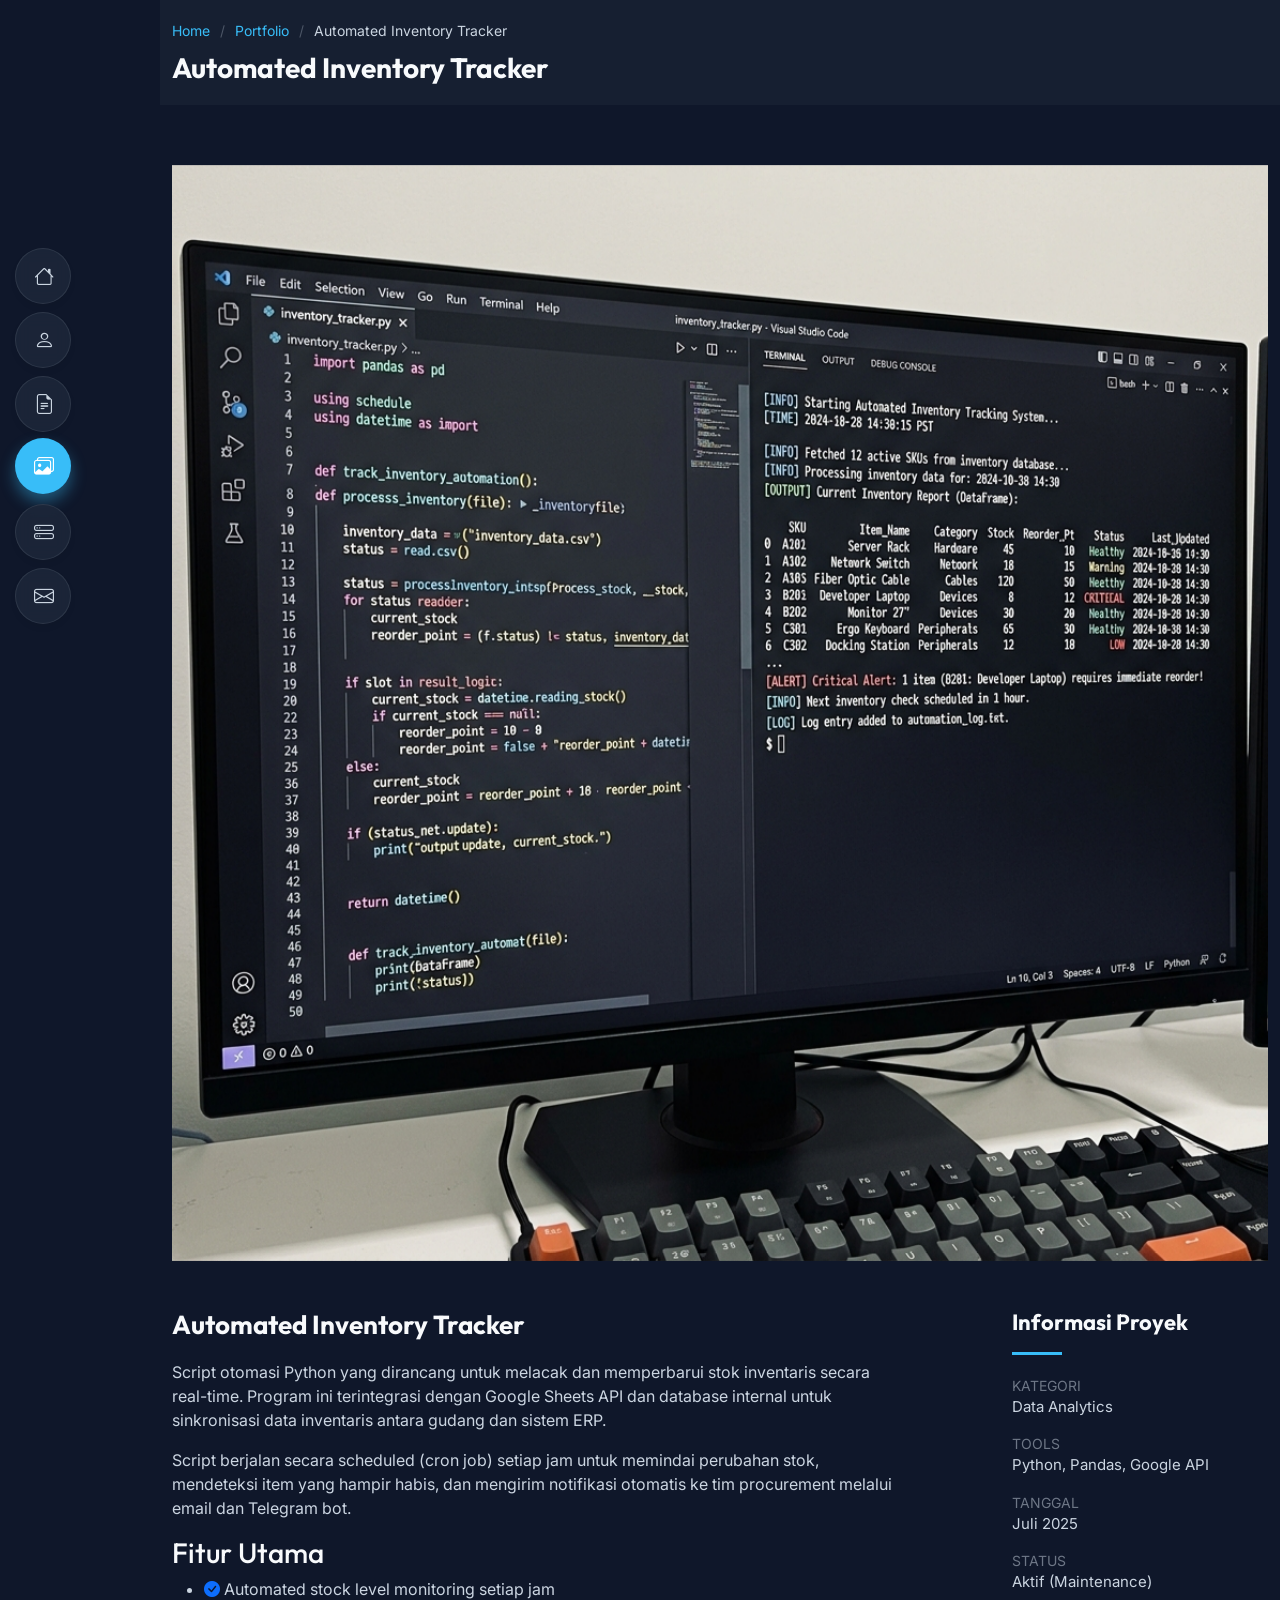
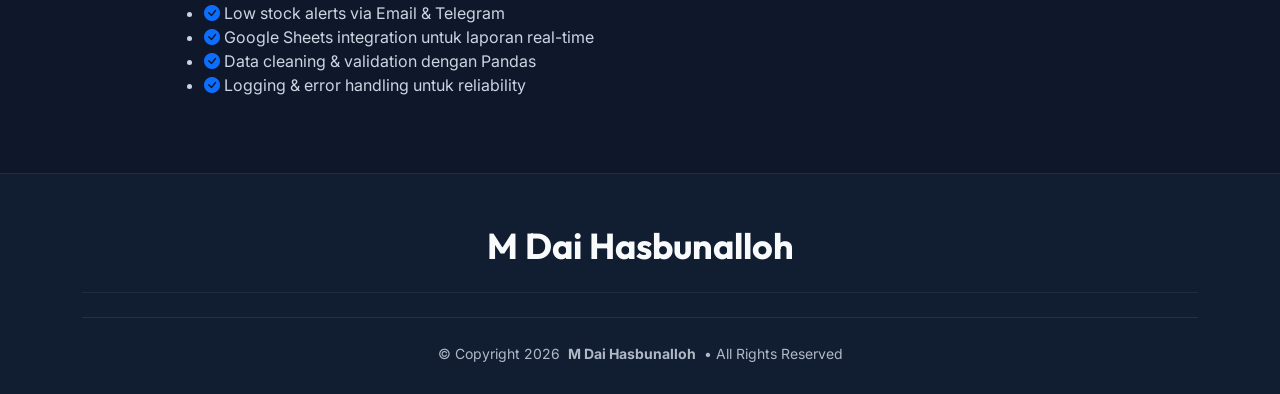
<file: portfolio-detail-4.html>
<!DOCTYPE html>
<html lang="en">

<head>
  <meta charset="utf-8">
  <meta content="width=device-width, initial-scale=1.0" name="viewport">
  <title>Automated Inventory Tracker - M Dai Hasbunalloh</title>
  <meta content="Portfolio detail: Automated Inventory Tracker project by M Dai Hasbunalloh" name="description">

  <link href="assets/img/favicon.png" rel="icon">
  <link href="assets/img/apple-touch-icon.png" rel="apple-touch-icon">

  <link href="https://fonts.googleapis.com" rel="preconnect">
  <link href="https://fonts.gstatic.com" rel="preconnect" crossorigin>
  <link
    href="https://fonts.googleapis.com/css2?family=Inter:wght@300;400;500;600;700&family=Outfit:wght@400;500;600;700;800&display=swap"
    rel="stylesheet">

  <link href="assets/vendor/bootstrap/css/bootstrap.min.css" rel="stylesheet">
  <link href="assets/vendor/bootstrap-icons/bootstrap-icons.css" rel="stylesheet">
  <link href="assets/vendor/aos/aos.css" rel="stylesheet">
  <link href="assets/vendor/glightbox/css/glightbox.min.css" rel="stylesheet">
  <link href="assets/vendor/swiper/swiper-bundle.min.css" rel="stylesheet">

  <link href="assets/css/main.css" rel="stylesheet">
</head>

<body class="portfolio-details-page dark-mode">

  <header id="header" class="header d-flex flex-column justify-content-center">
    <i class="header-toggle d-xl-none bi bi-list"></i>
    <nav id="navmenu" class="navmenu">
      <ul>
        <li><a href="index.html"><i class="bi bi-house navicon"></i><span>Home</span></a></li>
        <li><a href="index.html#about"><i class="bi bi-person navicon"></i><span>About</span></a></li>
        <li><a href="index.html#resume"><i class="bi bi-file-earmark-text navicon"></i><span>Resume</span></a></li>
        <li><a href="index.html#portfolio" class="active"><i class="bi bi-images navicon"></i><span>Portfolio</span></a></li>
        <li><a href="index.html#services"><i class="bi bi-hdd-stack navicon"></i><span>Services</span></a></li>
        <li><a href="index.html#contact"><i class="bi bi-envelope navicon"></i><span>Contact</span></a></li>
      </ul>
    </nav>
  </header>

  <main class="main">

    <div class="page-title" data-aos="fade">
      <div class="container">
        <nav class="breadcrumbs">
          <ol>
            <li><a href="index.html">Home</a></li>
            <li><a href="index.html#portfolio">Portfolio</a></li>
            <li class="current">Automated Inventory Tracker</li>
          </ol>
        </nav>
        <h1>Automated Inventory Tracker</h1>
      </div>
    </div>

    <section id="portfolio-details" class="portfolio-details section">
      <div class="container" data-aos="fade-up">

        <div class="portfolio-details-slider swiper init-swiper">
          <script type="application/json" class="swiper-config">
            {
              "loop": true,
              "speed": 600,
              "autoplay": { "delay": 5000 },
              "slidesPerView": "auto",
              "navigation": { "nextEl": ".swiper-button-next", "prevEl": ".swiper-button-prev" },
              "pagination": { "el": ".swiper-pagination", "type": "bullets", "clickable": true }
            }
          </script>
          <div class="swiper-wrapper align-items-center">
            <div class="swiper-slide">
              <img src="assets/img/masonry-portfolio/masonry-portfolio-4.jpg" alt="Automated Inventory Tracker">
            </div>
          </div>
          <div class="swiper-button-prev"></div>
          <div class="swiper-button-next"></div>
          <div class="swiper-pagination"></div>
        </div>

        <div class="row justify-content-between gy-4 mt-4">

          <div class="col-lg-8" data-aos="fade-up">
            <div class="portfolio-description">
              <h2>Automated Inventory Tracker</h2>
              <p>
                Script otomasi Python yang dirancang untuk melacak dan memperbarui stok inventaris secara real-time.
                Program ini terintegrasi dengan Google Sheets API dan database internal untuk sinkronisasi data
                inventaris antara gudang dan sistem ERP.
              </p>
              <p>
                Script berjalan secara scheduled (cron job) setiap jam untuk memindai perubahan stok, mendeteksi
                item yang hampir habis, dan mengirim notifikasi otomatis ke tim procurement melalui email dan
                Telegram bot.
              </p>
              <h3>Fitur Utama</h3>
              <ul>
                <li><i class="bi bi-check-circle-fill text-primary"></i> Automated stock level monitoring setiap jam</li>
                <li><i class="bi bi-check-circle-fill text-primary"></i> Low stock alerts via Email & Telegram</li>
                <li><i class="bi bi-check-circle-fill text-primary"></i> Google Sheets integration untuk laporan real-time</li>
                <li><i class="bi bi-check-circle-fill text-primary"></i> Data cleaning & validation dengan Pandas</li>
                <li><i class="bi bi-check-circle-fill text-primary"></i> Logging & error handling untuk reliability</li>
              </ul>
            </div>
          </div>

          <div class="col-lg-3" data-aos="fade-up" data-aos-delay="100">
            <div class="portfolio-info">
              <h3>Informasi Proyek</h3>
              <ul>
                <li><strong>Kategori</strong> Data Analytics</li>
                <li><strong>Tools</strong> Python, Pandas, Google API</li>
                <li><strong>Tanggal</strong> Juli 2025</li>
                <li><strong>Status</strong> Aktif (Maintenance)</li>
              </ul>
            </div>
          </div>

        </div>

      </div>
    </section>

  </main>

  <footer id="footer" class="footer position-relative">
    <div class="container">
      <h3 class="sitename">M Dai Hasbunalloh</h3>
      <div class="copyright-wrap text-center">
        <div class="copyright">
          <span>&copy; Copyright 2026</span> <strong class="px-1 sitename">M Dai Hasbunalloh</strong> <span>&bull; All Rights Reserved</span>
        </div>
      </div>
    </div>
  </footer>

  <a href="#" id="scroll-top" class="scroll-top d-flex align-items-center justify-content-center"><i class="bi bi-arrow-up-short"></i></a>
  <div id="preloader"></div>

  <script src="assets/vendor/bootstrap/js/bootstrap.bundle.min.js"></script>
  <script src="assets/vendor/php-email-form/validate.js"></script>
  <script src="assets/vendor/aos/aos.js"></script>
  <script src="assets/vendor/typed.js/typed.umd.js"></script>
  <script src="assets/vendor/purecounter/purecounter_vanilla.js"></script>
  <script src="assets/vendor/waypoints/noframework.waypoints.js"></script>
  <script src="assets/vendor/glightbox/js/glightbox.min.js"></script>
  <script src="assets/vendor/imagesloaded/imagesloaded.pkgd.min.js"></script>
  <script src="assets/vendor/isotope-layout/isotope.pkgd.min.js"></script>
  <script src="assets/vendor/swiper/swiper-bundle.min.js"></script>
  <script src="assets/js/main.js"></script>

</body>

</html>
</file>
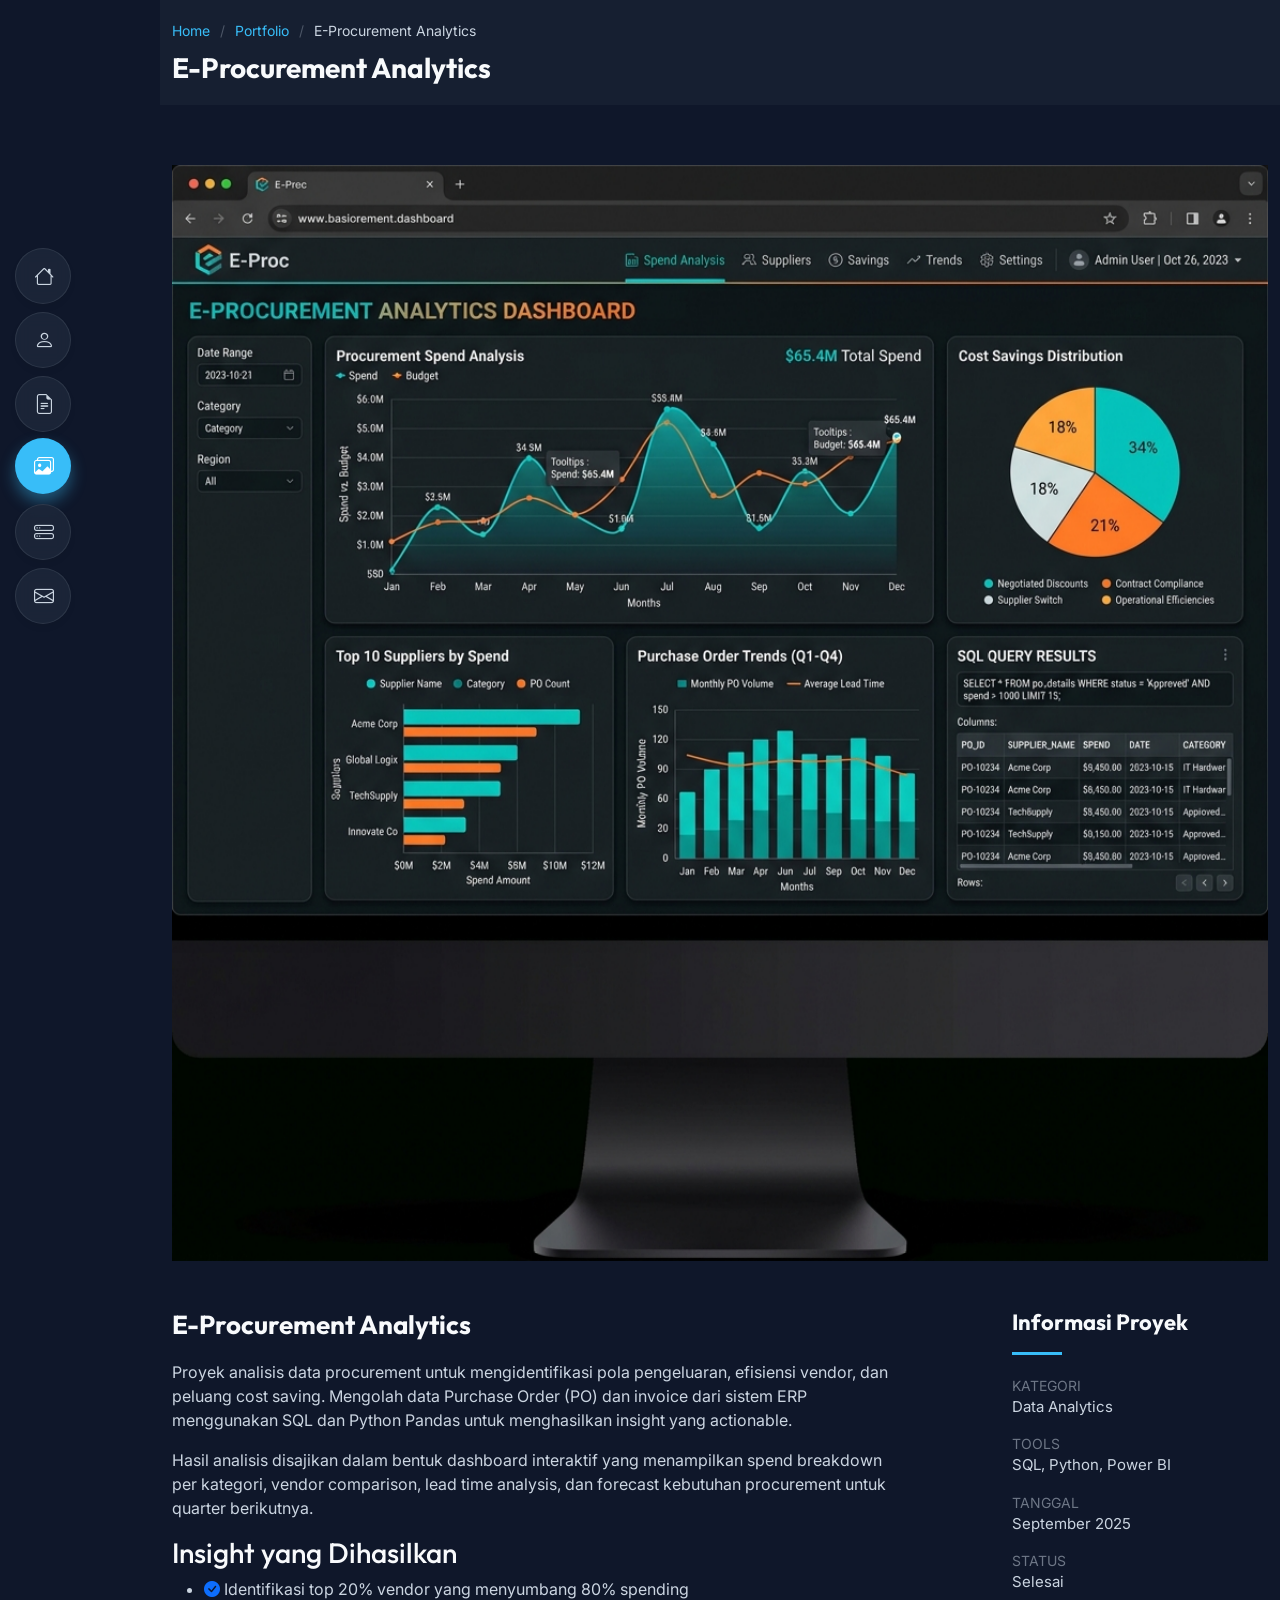
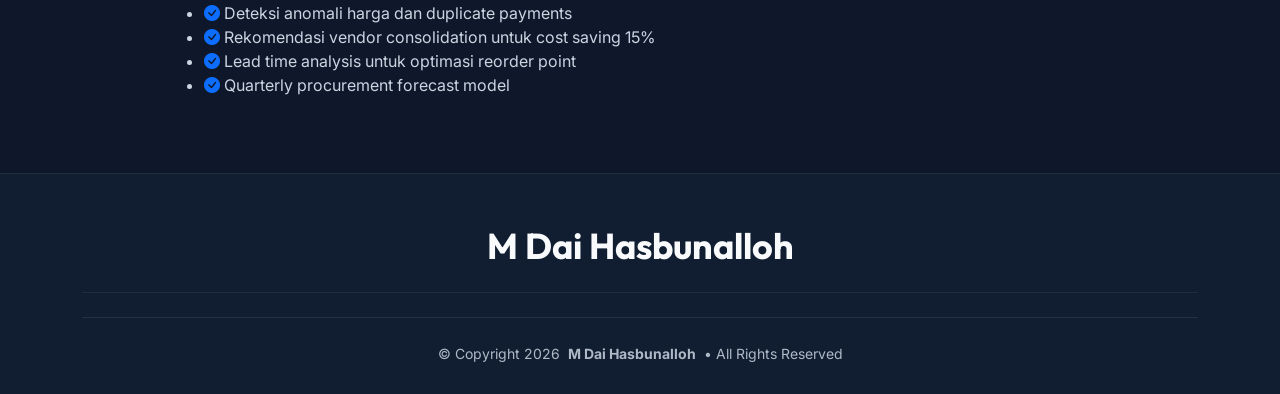
<file: portfolio-detail-5.html>
<!DOCTYPE html>
<html lang="en">

<head>
  <meta charset="utf-8">
  <meta content="width=device-width, initial-scale=1.0" name="viewport">
  <title>E-Procurement Analytics - M Dai Hasbunalloh</title>
  <meta content="Portfolio detail: E-Procurement Analytics project by M Dai Hasbunalloh" name="description">

  <link href="assets/img/favicon.png" rel="icon">
  <link href="assets/img/apple-touch-icon.png" rel="apple-touch-icon">

  <link href="https://fonts.googleapis.com" rel="preconnect">
  <link href="https://fonts.gstatic.com" rel="preconnect" crossorigin>
  <link
    href="https://fonts.googleapis.com/css2?family=Inter:wght@300;400;500;600;700&family=Outfit:wght@400;500;600;700;800&display=swap"
    rel="stylesheet">

  <link href="assets/vendor/bootstrap/css/bootstrap.min.css" rel="stylesheet">
  <link href="assets/vendor/bootstrap-icons/bootstrap-icons.css" rel="stylesheet">
  <link href="assets/vendor/aos/aos.css" rel="stylesheet">
  <link href="assets/vendor/glightbox/css/glightbox.min.css" rel="stylesheet">
  <link href="assets/vendor/swiper/swiper-bundle.min.css" rel="stylesheet">

  <link href="assets/css/main.css" rel="stylesheet">
</head>

<body class="portfolio-details-page dark-mode">

  <header id="header" class="header d-flex flex-column justify-content-center">
    <i class="header-toggle d-xl-none bi bi-list"></i>
    <nav id="navmenu" class="navmenu">
      <ul>
        <li><a href="index.html"><i class="bi bi-house navicon"></i><span>Home</span></a></li>
        <li><a href="index.html#about"><i class="bi bi-person navicon"></i><span>About</span></a></li>
        <li><a href="index.html#resume"><i class="bi bi-file-earmark-text navicon"></i><span>Resume</span></a></li>
        <li><a href="index.html#portfolio" class="active"><i class="bi bi-images navicon"></i><span>Portfolio</span></a></li>
        <li><a href="index.html#services"><i class="bi bi-hdd-stack navicon"></i><span>Services</span></a></li>
        <li><a href="index.html#contact"><i class="bi bi-envelope navicon"></i><span>Contact</span></a></li>
      </ul>
    </nav>
  </header>

  <main class="main">

    <div class="page-title" data-aos="fade">
      <div class="container">
        <nav class="breadcrumbs">
          <ol>
            <li><a href="index.html">Home</a></li>
            <li><a href="index.html#portfolio">Portfolio</a></li>
            <li class="current">E-Procurement Analytics</li>
          </ol>
        </nav>
        <h1>E-Procurement Analytics</h1>
      </div>
    </div>

    <section id="portfolio-details" class="portfolio-details section">
      <div class="container" data-aos="fade-up">

        <div class="portfolio-details-slider swiper init-swiper">
          <script type="application/json" class="swiper-config">
            {
              "loop": true,
              "speed": 600,
              "autoplay": { "delay": 5000 },
              "slidesPerView": "auto",
              "navigation": { "nextEl": ".swiper-button-next", "prevEl": ".swiper-button-prev" },
              "pagination": { "el": ".swiper-pagination", "type": "bullets", "clickable": true }
            }
          </script>
          <div class="swiper-wrapper align-items-center">
            <div class="swiper-slide">
              <img src="assets/img/masonry-portfolio/masonry-portfolio-5.jpg" alt="E-Procurement Analytics">
            </div>
          </div>
          <div class="swiper-button-prev"></div>
          <div class="swiper-button-next"></div>
          <div class="swiper-pagination"></div>
        </div>

        <div class="row justify-content-between gy-4 mt-4">

          <div class="col-lg-8" data-aos="fade-up">
            <div class="portfolio-description">
              <h2>E-Procurement Analytics</h2>
              <p>
                Proyek analisis data procurement untuk mengidentifikasi pola pengeluaran, efisiensi vendor,
                dan peluang cost saving. Mengolah data Purchase Order (PO) dan invoice dari sistem ERP
                menggunakan SQL dan Python Pandas untuk menghasilkan insight yang actionable.
              </p>
              <p>
                Hasil analisis disajikan dalam bentuk dashboard interaktif yang menampilkan spend breakdown
                per kategori, vendor comparison, lead time analysis, dan forecast kebutuhan procurement
                untuk quarter berikutnya.
              </p>
              <h3>Insight yang Dihasilkan</h3>
              <ul>
                <li><i class="bi bi-check-circle-fill text-primary"></i> Identifikasi top 20% vendor yang menyumbang 80% spending</li>
                <li><i class="bi bi-check-circle-fill text-primary"></i> Deteksi anomali harga dan duplicate payments</li>
                <li><i class="bi bi-check-circle-fill text-primary"></i> Rekomendasi vendor consolidation untuk cost saving 15%</li>
                <li><i class="bi bi-check-circle-fill text-primary"></i> Lead time analysis untuk optimasi reorder point</li>
                <li><i class="bi bi-check-circle-fill text-primary"></i> Quarterly procurement forecast model</li>
              </ul>
            </div>
          </div>

          <div class="col-lg-3" data-aos="fade-up" data-aos-delay="100">
            <div class="portfolio-info">
              <h3>Informasi Proyek</h3>
              <ul>
                <li><strong>Kategori</strong> Data Analytics</li>
                <li><strong>Tools</strong> SQL, Python, Power BI</li>
                <li><strong>Tanggal</strong> September 2025</li>
                <li><strong>Status</strong> Selesai</li>
              </ul>
            </div>
          </div>

        </div>

      </div>
    </section>

  </main>

  <footer id="footer" class="footer position-relative">
    <div class="container">
      <h3 class="sitename">M Dai Hasbunalloh</h3>
      <div class="copyright-wrap text-center">
        <div class="copyright">
          <span>&copy; Copyright 2026</span> <strong class="px-1 sitename">M Dai Hasbunalloh</strong> <span>&bull; All Rights Reserved</span>
        </div>
      </div>
    </div>
  </footer>

  <a href="#" id="scroll-top" class="scroll-top d-flex align-items-center justify-content-center"><i class="bi bi-arrow-up-short"></i></a>
  <div id="preloader"></div>

  <script src="assets/vendor/bootstrap/js/bootstrap.bundle.min.js"></script>
  <script src="assets/vendor/php-email-form/validate.js"></script>
  <script src="assets/vendor/aos/aos.js"></script>
  <script src="assets/vendor/typed.js/typed.umd.js"></script>
  <script src="assets/vendor/purecounter/purecounter_vanilla.js"></script>
  <script src="assets/vendor/waypoints/noframework.waypoints.js"></script>
  <script src="assets/vendor/glightbox/js/glightbox.min.js"></script>
  <script src="assets/vendor/imagesloaded/imagesloaded.pkgd.min.js"></script>
  <script src="assets/vendor/isotope-layout/isotope.pkgd.min.js"></script>
  <script src="assets/vendor/swiper/swiper-bundle.min.js"></script>
  <script src="assets/js/main.js"></script>

</body>

</html>
</file>
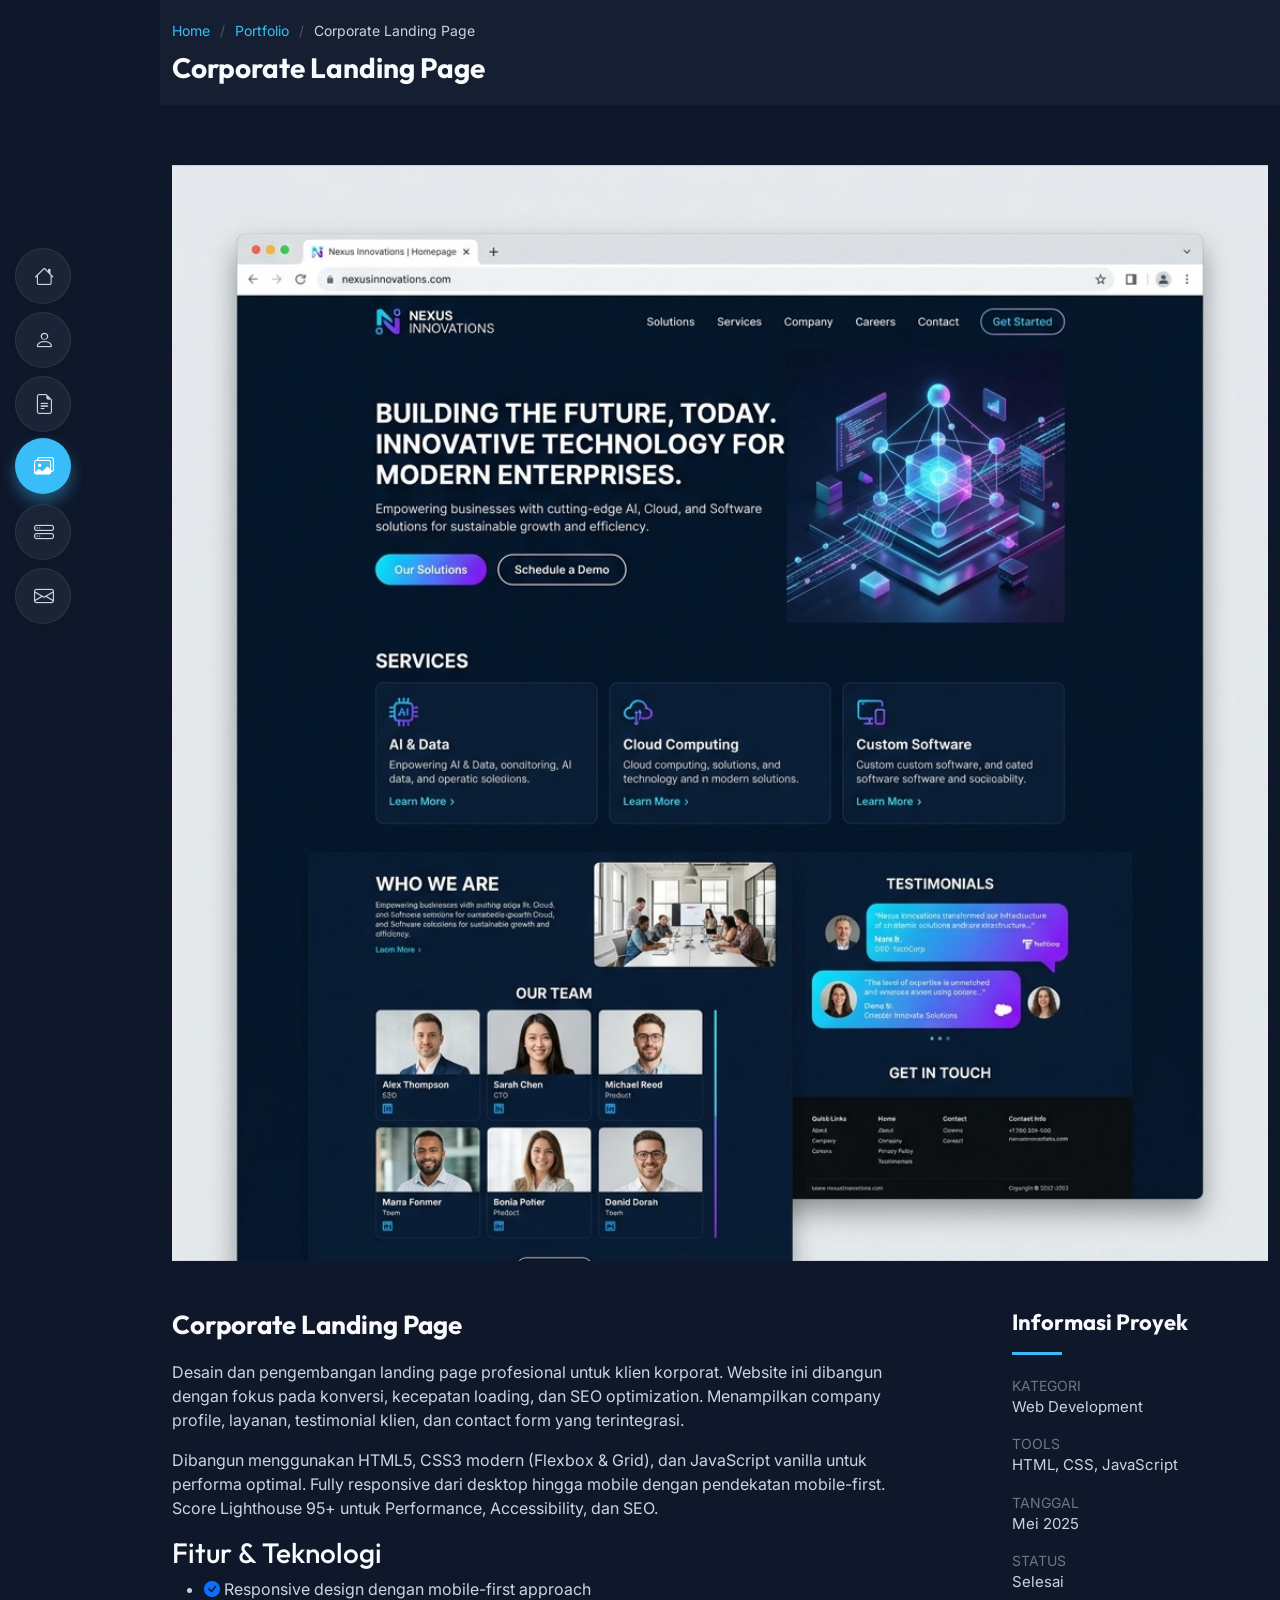
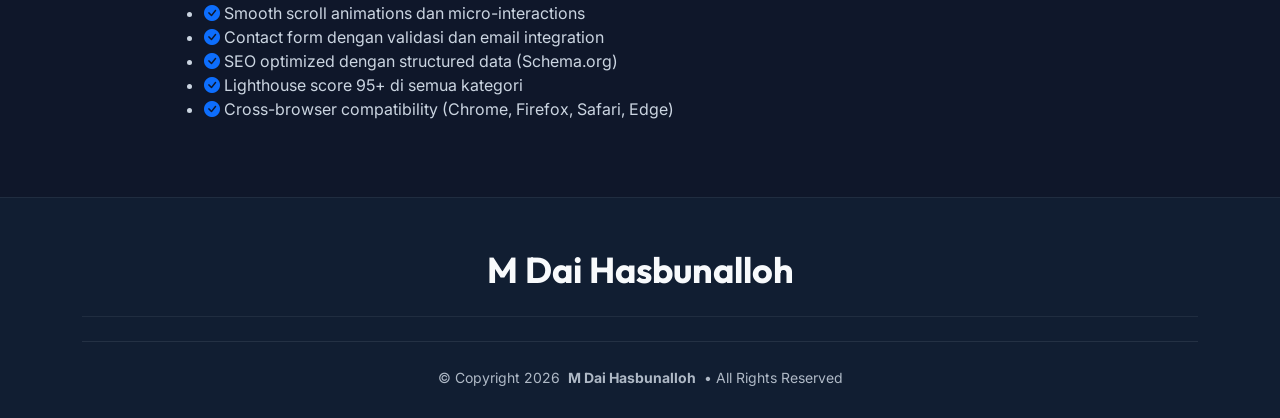
<file: portfolio-detail-6.html>
<!DOCTYPE html>
<html lang="en">

<head>
  <meta charset="utf-8">
  <meta content="width=device-width, initial-scale=1.0" name="viewport">
  <title>Corporate Landing Page - M Dai Hasbunalloh</title>
  <meta content="Portfolio detail: Corporate Landing Page project by M Dai Hasbunalloh" name="description">

  <link href="assets/img/favicon.png" rel="icon">
  <link href="assets/img/apple-touch-icon.png" rel="apple-touch-icon">

  <link href="https://fonts.googleapis.com" rel="preconnect">
  <link href="https://fonts.gstatic.com" rel="preconnect" crossorigin>
  <link
    href="https://fonts.googleapis.com/css2?family=Inter:wght@300;400;500;600;700&family=Outfit:wght@400;500;600;700;800&display=swap"
    rel="stylesheet">

  <link href="assets/vendor/bootstrap/css/bootstrap.min.css" rel="stylesheet">
  <link href="assets/vendor/bootstrap-icons/bootstrap-icons.css" rel="stylesheet">
  <link href="assets/vendor/aos/aos.css" rel="stylesheet">
  <link href="assets/vendor/glightbox/css/glightbox.min.css" rel="stylesheet">
  <link href="assets/vendor/swiper/swiper-bundle.min.css" rel="stylesheet">

  <link href="assets/css/main.css" rel="stylesheet">
</head>

<body class="portfolio-details-page dark-mode">

  <header id="header" class="header d-flex flex-column justify-content-center">
    <i class="header-toggle d-xl-none bi bi-list"></i>
    <nav id="navmenu" class="navmenu">
      <ul>
        <li><a href="index.html"><i class="bi bi-house navicon"></i><span>Home</span></a></li>
        <li><a href="index.html#about"><i class="bi bi-person navicon"></i><span>About</span></a></li>
        <li><a href="index.html#resume"><i class="bi bi-file-earmark-text navicon"></i><span>Resume</span></a></li>
        <li><a href="index.html#portfolio" class="active"><i class="bi bi-images navicon"></i><span>Portfolio</span></a></li>
        <li><a href="index.html#services"><i class="bi bi-hdd-stack navicon"></i><span>Services</span></a></li>
        <li><a href="index.html#contact"><i class="bi bi-envelope navicon"></i><span>Contact</span></a></li>
      </ul>
    </nav>
  </header>

  <main class="main">

    <div class="page-title" data-aos="fade">
      <div class="container">
        <nav class="breadcrumbs">
          <ol>
            <li><a href="index.html">Home</a></li>
            <li><a href="index.html#portfolio">Portfolio</a></li>
            <li class="current">Corporate Landing Page</li>
          </ol>
        </nav>
        <h1>Corporate Landing Page</h1>
      </div>
    </div>

    <section id="portfolio-details" class="portfolio-details section">
      <div class="container" data-aos="fade-up">

        <div class="portfolio-details-slider swiper init-swiper">
          <script type="application/json" class="swiper-config">
            {
              "loop": true,
              "speed": 600,
              "autoplay": { "delay": 5000 },
              "slidesPerView": "auto",
              "navigation": { "nextEl": ".swiper-button-next", "prevEl": ".swiper-button-prev" },
              "pagination": { "el": ".swiper-pagination", "type": "bullets", "clickable": true }
            }
          </script>
          <div class="swiper-wrapper align-items-center">
            <div class="swiper-slide">
              <img src="assets/img/masonry-portfolio/masonry-portfolio-6.jpg" alt="Corporate Landing Page">
            </div>
          </div>
          <div class="swiper-button-prev"></div>
          <div class="swiper-button-next"></div>
          <div class="swiper-pagination"></div>
        </div>

        <div class="row justify-content-between gy-4 mt-4">

          <div class="col-lg-8" data-aos="fade-up">
            <div class="portfolio-description">
              <h2>Corporate Landing Page</h2>
              <p>
                Desain dan pengembangan landing page profesional untuk klien korporat. Website ini dibangun
                dengan fokus pada konversi, kecepatan loading, dan SEO optimization. Menampilkan company profile,
                layanan, testimonial klien, dan contact form yang terintegrasi.
              </p>
              <p>
                Dibangun menggunakan HTML5, CSS3 modern (Flexbox & Grid), dan JavaScript vanilla untuk
                performa optimal. Fully responsive dari desktop hingga mobile dengan pendekatan mobile-first.
                Score Lighthouse 95+ untuk Performance, Accessibility, dan SEO.
              </p>
              <h3>Fitur & Teknologi</h3>
              <ul>
                <li><i class="bi bi-check-circle-fill text-primary"></i> Responsive design dengan mobile-first approach</li>
                <li><i class="bi bi-check-circle-fill text-primary"></i> Smooth scroll animations dan micro-interactions</li>
                <li><i class="bi bi-check-circle-fill text-primary"></i> Contact form dengan validasi dan email integration</li>
                <li><i class="bi bi-check-circle-fill text-primary"></i> SEO optimized dengan structured data (Schema.org)</li>
                <li><i class="bi bi-check-circle-fill text-primary"></i> Lighthouse score 95+ di semua kategori</li>
                <li><i class="bi bi-check-circle-fill text-primary"></i> Cross-browser compatibility (Chrome, Firefox, Safari, Edge)</li>
              </ul>
            </div>
          </div>

          <div class="col-lg-3" data-aos="fade-up" data-aos-delay="100">
            <div class="portfolio-info">
              <h3>Informasi Proyek</h3>
              <ul>
                <li><strong>Kategori</strong> Web Development</li>
                <li><strong>Tools</strong> HTML, CSS, JavaScript</li>
                <li><strong>Tanggal</strong> Mei 2025</li>
                <li><strong>Status</strong> Selesai</li>
              </ul>
            </div>
          </div>

        </div>

      </div>
    </section>

  </main>

  <footer id="footer" class="footer position-relative">
    <div class="container">
      <h3 class="sitename">M Dai Hasbunalloh</h3>
      <div class="copyright-wrap text-center">
        <div class="copyright">
          <span>&copy; Copyright 2026</span> <strong class="px-1 sitename">M Dai Hasbunalloh</strong> <span>&bull; All Rights Reserved</span>
        </div>
      </div>
    </div>
  </footer>

  <a href="#" id="scroll-top" class="scroll-top d-flex align-items-center justify-content-center"><i class="bi bi-arrow-up-short"></i></a>
  <div id="preloader"></div>

  <script src="assets/vendor/bootstrap/js/bootstrap.bundle.min.js"></script>
  <script src="assets/vendor/php-email-form/validate.js"></script>
  <script src="assets/vendor/aos/aos.js"></script>
  <script src="assets/vendor/typed.js/typed.umd.js"></script>
  <script src="assets/vendor/purecounter/purecounter_vanilla.js"></script>
  <script src="assets/vendor/waypoints/noframework.waypoints.js"></script>
  <script src="assets/vendor/glightbox/js/glightbox.min.js"></script>
  <script src="assets/vendor/imagesloaded/imagesloaded.pkgd.min.js"></script>
  <script src="assets/vendor/isotope-layout/isotope.pkgd.min.js"></script>
  <script src="assets/vendor/swiper/swiper-bundle.min.js"></script>
  <script src="assets/js/main.js"></script>

</body>

</html>
</file>
<file: assets/css/main.css>
:root {
  --default-font: "Inter", system-ui, -apple-system, "Segoe UI", Roboto, "Helvetica Neue", Arial, sans-serif;
  --heading-font: "Outfit", sans-serif;
  --nav-font: "Inter", sans-serif;
}

:root {
  --background-color: #0f172a;
  --default-color: #cbd5e1;
  --heading-color: #f8fafc;
  --accent-color: #38bdf8;
  --surface-color: #1e293b;
  --contrast-color: #ffffff;

  --nav-color: #cbd5e1;
  --nav-hover-color: #38bdf8;
  --nav-mobile-background-color: #1e293b;
  --nav-dropdown-background-color: #1e293b;
  --nav-dropdown-color: #f8fafc;
  --nav-dropdown-hover-color: #38bdf8;
}

.light-background {
  background-color: var(--background-color) !important;
}

:root {
  scroll-behavior: smooth;
}

html {
  overflow-x: hidden;
}

body {
  color: var(--default-color);
  background-color: var(--background-color);
  font-family: var(--default-font);
  overflow-x: hidden;
  max-width: 100vw;
}

a {
  color: var(--accent-color);
  text-decoration: none;
  transition: 0.3s;
}

a:hover {
  color: color-mix(in srgb, var(--accent-color), transparent 25%);
  text-decoration: none;
}

h1,
h2,
h3,
h4,
h5,
h6 {
  color: var(--heading-color);
  font-family: var(--heading-font);
}

.php-email-form .error-message {
  display: none;
  background: #df1529;
  color: #ffffff;
  text-align: left;
  padding: 15px;
  margin-bottom: 24px;
  font-weight: 600;
}

.php-email-form .sent-message {
  display: none;
  color: #ffffff;
  background: #059652;
  text-align: center;
  padding: 15px;
  margin-bottom: 24px;
  font-weight: 600;
}

.php-email-form .loading {
  display: none;
  background: var(--surface-color);
  text-align: center;
  padding: 15px;
  margin-bottom: 24px;
}

.php-email-form .loading:before {
  content: "";
  display: inline-block;
  border-radius: 50%;
  width: 24px;
  height: 24px;
  margin: 0 10px -6px 0;
  border: 3px solid var(--accent-color);
  border-top-color: var(--surface-color);
  animation: php-email-form-loading 1s linear infinite;
}

@keyframes php-email-form-loading {
  0% {
    transform: rotate(0deg);
  }

  100% {
    transform: rotate(360deg);
  }
}

.header {
  color: var(--default-color);
  position: fixed;
  top: 0;
  left: 0;
  bottom: 0;
  padding: 0 15px;
  transition: all ease-in-out 0.3s;
  overflow-y: auto;
  z-index: 997;
  min-width: 200px;
}

@media (min-width: 769px) and (max-width: 1199px) {
  .header {
    background-color: color-mix(in srgb, var(--background-color), transparent 15%);
    backdrop-filter: blur(12px);
    border-right: 1px solid color-mix(in srgb, var(--default-color), transparent 90%);
    width: 300px;
    left: -100%;
  }
}

@media (max-width: 768px) {
  .header {
    position: fixed;
    top: auto !important;
    bottom: 0;
    left: 0 !important;
    right: 0;
    width: 100% !important;
    min-width: unset;
    height: auto;
    padding: 0;
    padding-bottom: env(safe-area-inset-bottom, 0px);
    z-index: 9998;
    overflow: visible;
    background-color: color-mix(in srgb, var(--background-color) 88%, transparent);
    backdrop-filter: blur(24px) saturate(1.8);
    -webkit-backdrop-filter: blur(24px) saturate(1.8);
    border-top: 1px solid color-mix(in srgb, var(--accent-color) 12%, transparent);
    border-right: none;
    box-shadow: 0 -4px 30px rgba(0, 0, 0, 0.3);
    display: flex !important;
    flex-direction: row !important;
    align-items: center !important;
    justify-content: center !important;
  }

  
  .header.header-show {
    left: 0 !important;
  }

  
  .header .header-toggle {
    display: none !important;
  }

  
  .navmenu {
    width: 100%;
    padding: 0;
  }

  .navmenu ul {
    display: flex !important;
    flex-direction: row !important;
    justify-content: space-evenly !important;
    align-items: center !important;
    width: 100% !important;
    padding: 6px 0 !important;
    margin: 0 !important;
    gap: 0 !important;
    list-style: none !important;
  }

  .navmenu ul li {
    flex: 1 1 0;
    display: flex;
    justify-content: center;
    align-items: center;
  }

  
  .navmenu a,
  .navmenu a:focus {
    flex-direction: column !important;
    align-items: center !important;
    justify-content: center !important;
    padding: 8px 0 4px 0 !important;
    margin: 0 !important;
    margin-bottom: 0 !important;
    width: 100% !important;
    height: auto !important;
    min-width: unset !important;
    max-width: none !important;
    border-radius: 10px !important;
    background: transparent !important;
    border: none !important;
    box-shadow: none !important;
    backdrop-filter: none !important;
    -webkit-backdrop-filter: none !important;
    gap: 3px;
    font-size: 10px;
    color: color-mix(in srgb, var(--default-color) 60%, transparent);
    transition: all 0.25s ease;
    text-decoration: none !important;
    overflow: visible !important;
  }

  .navmenu a i,
  .navmenu a:focus i {
    font-size: 20px !important;
    margin: 0 !important;
    line-height: 1;
    color: inherit;
  }

  
  .navmenu a span,
  .navmenu a:focus span {
    display: block !important;
    padding: 0 !important;
    font-size: 10px;
    font-weight: 500;
    line-height: 1;
    white-space: nowrap;
    color: inherit;
  }

  
  .navmenu .active,
  .navmenu .active:focus,
  .navmenu a.active,
  .navmenu a.active:focus {
    background: color-mix(in srgb, var(--accent-color) 12%, transparent) !important;
    color: var(--accent-color) !important;
    transform: none !important;
    box-shadow: none !important;
    animation: none !important;
    border: none !important;
  }

  .navmenu .active i,
  .navmenu a.active i {
    color: var(--accent-color) !important;
  }

  .navmenu .active span,
  .navmenu a.active span {
    color: var(--accent-color) !important;
    font-weight: 600;
  }

  
  .navmenu a.active::after {
    content: '';
    display: block;
    width: 4px;
    height: 4px;
    border-radius: 50%;
    background: var(--accent-color);
    margin-top: 2px;
    box-shadow: 0 0 8px var(--accent-color);
  }

  
  .navmenu a:hover,
  .navmenu li:hover>a {
    max-width: none !important;
    background: color-mix(in srgb, var(--accent-color) 8%, transparent) !important;
    transform: none !important;
    box-shadow: none !important;
    border: none !important;
    color: var(--accent-color);
  }

  .navmenu a:hover span,
  .navmenu li:hover>a span {
    display: block !important;
  }

  
  .footer {
    padding-bottom: 80px;
  }

  
  .scroll-top,
  .scroll-top.active {
    bottom: 100px !important;
    right: 16px;
  }

  .floating-wa {
    bottom: 100px !important;
    right: 16px;
  }
}

@media (min-width: 1200px) and (max-width: 1600px) {
  .header~main {
    margin-left: 160px;
  }

  .header~main .hero {
    margin-left: -160px;
    width: 100vw;
  }
}

.header.header-show {
  left: 0;
}

.header .header-toggle {
  color: var(--contrast-color);
  background-color: var(--accent-color);
  font-size: 22px;
  display: flex;
  align-items: center;
  justify-content: center;
  width: 40px;
  height: 40px;
  border-radius: 50%;
  cursor: pointer;
  position: fixed;
  top: 15px;
  right: 15px;
  z-index: 9999;
  transition: background-color 0.3s;
}

.header .header-toggle:hover {
  color: var(--contrast-color);
  background-color: color-mix(in srgb, var(--accent-color) 90%, white 15%);
}

.navmenu {
  padding: 0;
  z-index: 9997;
}

.navmenu ul {
  list-style: none;
  padding: 0 0 20px 0;
  margin: 0;
  width: 140px;
}

.navmenu a,
.navmenu a:focus {
  color: var(--nav-color);
  font-family: var(--nav-font);
  display: flex;
  align-items: center;
  padding: 10px 18px;
  margin-bottom: 8px;
  font-size: 15px;
  border-radius: 50px;
  background: color-mix(in srgb, var(--surface-color), transparent 20%);
  backdrop-filter: blur(8px);
  border: 1px solid color-mix(in srgb, var(--default-color), transparent 90%);
  height: 56px;
  width: 100%;
  overflow: hidden;
  transition: all 0.3s cubic-bezier(0.4, 0, 0.2, 1);
  box-shadow: 0 4px 6px rgba(0, 0, 0, 0.05);
}

.navmenu a i,
.navmenu a:focus i {
  font-size: 20px;
}

.navmenu a span,
.navmenu a:focus span {
  padding: 0 5px 0 7px;
}

@media (min-width: 992px) {

  .navmenu a,
  .navmenu a:focus {
    max-width: 56px;
  }

  .navmenu a span,
  .navmenu a:focus span {
    display: none;
  }
}

.navmenu a:hover,
.navmenu .active,
.navmenu .active:focus,
.navmenu li:hover>a {
  color: var(--contrast-color);
  background: var(--nav-hover-color);
  transform: translateY(-2px);
  box-shadow: 0 8px 15px color-mix(in srgb, var(--accent-color), transparent 60%);
  border-color: transparent;
}

.navmenu a:hover,
.navmenu li:hover>a {
  max-width: 100%;
  color: var(--contrast-color);
}

.navmenu a:hover span,
.navmenu li:hover>a span {
  display: block;
}

.footer {
  color: var(--default-color);
  background-color: var(--background-color);
  font-size: 14px;
  text-align: center;
  padding: 30px 0;
  position: relative;
}

.footer h3 {
  font-size: 36px;
  font-weight: 700;
  position: relative;
  padding: 0;
  margin: 0 0 15px 0;
}

.footer p {
  font-size: 15;
  font-style: italic;
  padding: 0;
  margin: 0 0 30px 0;
}

.footer .social-links {
  margin: 0 0 30px 0;
}

.footer .social-links a {
  font-size: 16px;
  display: flex;
  align-items: center;
  justify-content: center;
  background: var(--accent-color);
  color: var(--contrast-color);
  line-height: 1;
  margin: 0 4px;
  border-radius: 50%;
  text-align: center;
  width: 36px;
  height: 36px;
  transition: 0.3s;
}

.footer .social-links a:hover {
  background: color-mix(in srgb, var(--accent-color), transparent 20%);
  text-decoration: none;
}

.footer .copyright {
  padding-top: 25px;
  border-top: 1px solid color-mix(in srgb, var(--default-color), transparent 90%);
}

.footer .credits {
  font-size: 13px;
  padding-top: 5px;
}

#preloader {
  position: fixed;
  inset: 0;
  z-index: 999999;
  overflow: hidden;
  background: var(--background-color);
  transition: all 0.6s ease-out;
}

#preloader:before {
  content: "";
  position: fixed;
  top: calc(50% - 30px);
  left: calc(50% - 30px);
  border: 6px solid #ffffff;
  border-color: var(--accent-color) transparent var(--accent-color) transparent;
  border-radius: 50%;
  width: 60px;
  height: 60px;
  animation: animate-preloader 1.5s linear infinite;
}

@keyframes animate-preloader {
  0% {
    transform: rotate(0deg);
  }

  100% {
    transform: rotate(360deg);
  }
}

.scroll-top {
  position: fixed;
  visibility: hidden;
  opacity: 0;
  right: 15px;
  bottom: -15px;
  z-index: 99999;
  background-color: var(--accent-color);
  width: 44px;
  height: 44px;
  border-radius: 50px;
  transition: all 0.4s;
}

.scroll-top i {
  font-size: 24px;
  color: var(--contrast-color);
  line-height: 0;
}

.scroll-top:hover {
  background-color: color-mix(in srgb, var(--accent-color), transparent 20%);
  color: var(--contrast-color);
}

.scroll-top.active {
  visibility: visible;
  opacity: 1;
  bottom: 15px;
}

@media screen and (max-width: 768px) {
  [data-aos-delay] {
    transition-delay: 0 !important;
  }
}

.page-title {
  --background-color: color-mix(in srgb, var(--default-color), transparent 96%);
  color: var(--default-color);
  background-color: var(--background-color);
  padding: 20px 0;
  position: relative;
}

.page-title h1 {
  font-size: 28px;
  font-weight: 700;
  margin: 0;
}

.page-title .breadcrumbs ol {
  display: flex;
  flex-wrap: wrap;
  list-style: none;
  padding: 0 0 10px 0;
  margin: 0;
  font-size: 14px;
  font-weight: 400;
}

.page-title .breadcrumbs ol li+li {
  padding-left: 10px;
}

.page-title .breadcrumbs ol li+li::before {
  content: "/";
  display: inline-block;
  padding-right: 10px;
  color: color-mix(in srgb, var(--default-color), transparent 70%);
}

section,
.section {
  color: var(--default-color);
  background-color: var(--background-color);
  padding: 60px 0;
  overflow: clip;
}

.section-title {
  text-align: center;
  padding-bottom: 60px;
  position: relative;
}

.section-title h2 {
  font-size: 32px;
  font-weight: 700;
  margin-bottom: 20px;
  padding-bottom: 20px;
  position: relative;
}

.section-title h2:before {
  content: "";
  position: absolute;
  display: block;
  width: 160px;
  height: 1px;
  background: color-mix(in srgb, var(--default-color), transparent 60%);
  left: 0;
  right: 0;
  bottom: 1px;
  margin: auto;
}

.section-title h2::after {
  content: "";
  position: absolute;
  display: block;
  width: 60px;
  height: 3px;
  background: var(--accent-color);
  left: 0;
  right: 0;
  bottom: 0;
  margin: auto;
}

.section-title p {
  margin-bottom: 0;
}

.hero {
  width: 100%;
  min-height: 100vh;
  position: relative;
  padding: 80px 0;
  display: flex;
  align-items: center;
  justify-content: center;
}

.hero img {
  position: absolute;
  inset: 0;
  display: block;
  width: 100%;
  height: 100%;
  object-fit: cover;
  z-index: 1;
}

.hero:before {
  content: "";
  background: color-mix(in srgb, var(--background-color), transparent 30%);
  position: absolute;
  inset: 0;
  z-index: 2;
}

.hero .container {
  position: relative;
  z-index: 3;
}

.hero h2 {
  margin: 0;
  font-size: 64px;
  font-weight: 700;
}

.hero p {
  margin: 15px 0 0 0;
  font-size: 26px;
  font-weight: 400;
}

.hero p span {
  letter-spacing: 1px;
  border-bottom: 2px solid var(--accent-color);
}

.hero .social-links {
  margin-top: 25px;
}

.hero .social-links a {
  font-size: 22px;
  display: inline-flex;
  align-items: center;
  justify-content: center;
  background: rgba(255, 255, 255, 0.06);
  color: #ffffff;
  border: 1px solid rgba(255, 255, 255, 0.15);
  width: 46px;
  height: 46px;
  border-radius: 50%;
  transition: all 0.3s cubic-bezier(0.4, 0, 0.2, 1);
  backdrop-filter: blur(8px);
}

.hero .social-links a:hover {
  background: var(--accent-color);
  color: #ffffff;
  transform: translateY(-4px) scale(1.1);
  box-shadow: 0 6px 18px color-mix(in srgb, var(--accent-color) 45%, transparent);
  border-color: transparent;
}

.hero .btn-primary {
  background: var(--accent-color);
  border: none;
  border-radius: 50px;
  padding: 12px 32px;
  font-weight: 700;
  box-shadow: 0 4px 15px color-mix(in srgb, var(--accent-color) 25%, transparent);
  transition: all 0.3s cubic-bezier(0.4, 0, 0.2, 1);
  color: #ffffff;
}

.hero .btn-primary:hover {
  background: color-mix(in srgb, var(--accent-color) 85%, white 15%);
  transform: translateY(-3px);
  box-shadow: 0 8px 22px color-mix(in srgb, var(--accent-color) 45%, transparent);
  color: #ffffff;
}

.hero .btn-outline-light {
  border-radius: 50px;
  border-width: 2px;
  padding: 10px 30px;
  font-weight: 700;
  transition: all 0.3s cubic-bezier(0.4, 0, 0.2, 1);
  color: #ffffff;
  border-color: rgba(255, 255, 255, 0.4);
}

.hero .btn-outline-light:hover {
  background: #ffffff;
  color: #000000;
  border-color: #ffffff;
  transform: translateY(-3px);
}

@media (max-width: 768px) {
  .hero h2 {
    font-size: 32px;
  }

  .hero p {
    font-size: 20px;
  }
}

.about .content h2 {
  font-weight: 700;
  font-size: 24px;
}

.about .content ul {
  list-style: none;
  padding: 0;
}

.about .content ul li {
  margin-bottom: 20px;
  display: flex;
  align-items: center;
}

.about .content ul strong {
  margin-right: 10px;
}

.about .content ul i {
  font-size: 16px;
  margin-right: 5px;
  color: var(--accent-color);
  line-height: 0;
}

.stats i {
  background-color: var(--accent-color);
  color: var(--contrast-color);
  width: 54px;
  height: 54px;
  font-size: 24px;
  border-radius: 50px;
  display: inline-flex;
  align-items: center;
  justify-content: center;
  position: relative;
  z-index: 1;
}

.stats .stats-item {
  margin-top: 10px;
  width: 100%;
  position: relative;
  text-align: center;
  z-index: 0;
}

.stats .stats-item span {
  font-size: 36px;
  display: block;
  font-weight: 700;
  color: color-mix(in srgb, var(--default-color), transparent 20%);
}

.stats .stats-item p {
  padding: 0;
  margin: 0;
  color: color-mix(in srgb, var(--default-color), transparent 50%);
  font-size: 16px;
}

.skills .progress {
  height: 60px;
  display: block;
  background: none;
  border-radius: 0;
}

.skills .progress .skill {
  color: var(--heading-color);
  padding: 0;
  margin: 0 0 6px 0;
  text-transform: uppercase;
  display: block;
  font-weight: 600;
  font-family: var(--heading-font);
}

.skills .progress .skill .val {
  float: right;
  font-style: normal;
}

.skills .progress-bar-wrap {
  background: color-mix(in srgb, var(--default-color), transparent 90%);
  height: 10px;
}

.skills .progress-bar {
  width: 1px;
  height: 10px;
  transition: 0.9s;
  background-color: var(--accent-color);
}

.resume .summary-card {
  position: relative;
  background: color-mix(in srgb, var(--surface-color) 40%, transparent);
  border: 1px solid color-mix(in srgb, var(--default-color) 8%, transparent);
  border-radius: 16px;
  padding: 30px;
  box-shadow: 0 4px 12px rgba(0, 0, 0, 0.03);
  backdrop-filter: blur(10px);
  -webkit-backdrop-filter: blur(10px);
  transition: all 0.4s cubic-bezier(0.4, 0, 0.2, 1);
  margin-bottom: 30px;
}

.resume .summary-card:hover {
  transform: translateY(-4px);
  box-shadow: 0 8px 24px color-mix(in srgb, var(--accent-color) 8%, transparent);
  border-color: color-mix(in srgb, var(--accent-color) 30%, transparent);
}

.resume .summary-contact-list {
  display: flex;
  flex-wrap: wrap;
  gap: 24px;
  list-style: none;
  padding: 0;
  margin: 16px 0 0 0;
}

.resume .summary-contact-list li {
  display: flex;
  align-items: center;
  gap: 8px;
  font-size: 15px;
  color: var(--default-color);
}

.resume .summary-contact-list li i {
  color: var(--accent-color);
  font-size: 16px;
}

.resume .summary-content h4 {
  font-size: 20px;
  font-weight: 700;
  color: var(--heading-color);
  margin-bottom: 8px;
}

.resume .summary-content p em {
  font-size: 15px;
  color: color-mix(in srgb, var(--default-color) 80%, transparent);
  display: block;
  margin-bottom: 15px;
}

.resume .resume-title {
  color: var(--heading-color);
  font-size: 26px;
  font-weight: 700;
  margin-top: 24px;
  margin-bottom: 24px;
}

.resume .resume-item {
  position: relative;
  padding: 24px 28px;
  margin-bottom: 24px;
  border-left: 3px solid color-mix(in srgb, var(--accent-color) 30%, transparent);
  background: color-mix(in srgb, var(--surface-color) 40%, transparent);
  border-top-right-radius: 16px;
  border-bottom-right-radius: 16px;
  box-shadow: 0 4px 12px rgba(0, 0, 0, 0.03);
  backdrop-filter: blur(10px);
  -webkit-backdrop-filter: blur(10px);
  transition: all 0.4s cubic-bezier(0.4, 0, 0.2, 1);
  margin-left: 10px;
}

.resume .resume-item:hover {
  border-left-color: var(--accent-color);
  background: color-mix(in srgb, var(--surface-color) 85%, transparent);
  transform: translateX(6px);
  box-shadow: 0 8px 24px color-mix(in srgb, var(--accent-color) 8%, transparent);
}

.resume .resume-header {
  display: flex;
  align-items: center;
  flex-wrap: wrap;
  gap: 12px;
  margin-bottom: 12px;
}

.resume .resume-header h4 {
  margin-bottom: 0;
}

.resume .resume-header h5 {
  margin-bottom: 0;
}

.resume .resume-item h4 {
  line-height: 1.4;
  font-size: 20px;
  font-weight: 700;
  color: var(--heading-color);
  margin-bottom: 8px;
  transition: all 0.3s ease;
}

.resume .resume-item:hover h4 {
  color: var(--accent-color);
}

.resume .resume-item h5 {
  font-size: 14px;
  padding: 4px 12px;
  display: inline-flex;
  align-items: center;
  justify-content: center;
  line-height: 1;
  font-weight: 700;
  margin-bottom: 15px;
  background: color-mix(in srgb, var(--accent-color) 10%, transparent);
  color: var(--accent-color);
  border-radius: 50px;
  border: 1px solid color-mix(in srgb, var(--accent-color) 20%, transparent);
  transition: all 0.3s ease;
}

.resume .resume-item:hover h5 {
  background: var(--accent-color);
  color: var(--contrast-color);
  border-color: transparent;
  box-shadow: 0 4px 10px color-mix(in srgb, var(--accent-color) 25%, transparent);
}

.resume .resume-item p em {
  font-size: 15px;
  color: color-mix(in srgb, var(--default-color) 80%, transparent);
  display: block;
  margin-bottom: 12px;
}

.resume .resume-item ul {
  list-style: none;
  padding-left: 0;
  margin-bottom: 0;
}

.resume .resume-item ul li {
  position: relative;
  padding-left: 20px;
  padding-bottom: 10px;
  font-size: 15px;
  color: var(--default-color);
  line-height: 1.6;
}

.resume .resume-item ul li::before {
  content: "•";
  position: absolute;
  left: 0;
  color: var(--accent-color);
  font-weight: bold;
  font-size: 18px;
  line-height: 1;
  top: -1px;
  transition: transform 0.3s ease, color 0.3s ease;
}

.resume .resume-item ul li:hover::before {
  transform: scale(1.4);
  color: var(--heading-color);
}

.resume .resume-item ul li:last-child {
  padding-bottom: 0;
}

.resume .resume-item::before {
  content: "";
  position: absolute;
  width: 16px;
  height: 16px;
  border-radius: 50%;
  left: -10px;
  top: 28px;
  background: var(--background-color);
  border: 3px solid var(--accent-color);
  z-index: 2;
  transition: all 0.3s cubic-bezier(0.4, 0, 0.2, 1);
  box-shadow: 0 0 0 0px color-mix(in srgb, var(--accent-color) 30%, transparent);
}

.resume .resume-item:hover::before {
  background: var(--accent-color);
  box-shadow: 0 0 0 6px color-mix(in srgb, var(--accent-color) 25%, transparent);
  transform: scale(1.1);
}

.portfolio .portfolio-filters {
  padding: 0;
  margin: 0 auto 20px auto;
  list-style: none;
  text-align: center;
}

.portfolio .portfolio-filters li {
  cursor: pointer;
  display: inline-block;
  padding: 8px 20px 10px 20px;
  margin: 0;
  font-size: 15px;
  font-weight: 500;
  line-height: 1;
  margin-bottom: 5px;
  border-radius: 50px;
  transition: all 0.3s ease-in-out;
  font-family: var(--heading-font);
}

.portfolio .portfolio-filters li:hover,
.portfolio .portfolio-filters li.filter-active {
  color: var(--contrast-color);
  background-color: var(--accent-color);
}

.portfolio .portfolio-filters li:first-child {
  margin-left: 0;
}

.portfolio .portfolio-filters li:last-child {
  margin-right: 0;
}

@media (max-width: 575px) {
  .portfolio .portfolio-filters li {
    font-size: 14px;
    margin: 0 0 10px 0;
  }
}

.isotope-container .isotope-item {
  transition-timing-function: cubic-bezier(0.25, 1, 0.5, 1) !important;
}

.portfolio .portfolio-item {
  position: relative;
  overflow: hidden;
  border-radius: 12px;
  transition: all 0.4s cubic-bezier(0.165, 0.84, 0.44, 1);
}

.portfolio .portfolio-item:hover {
  transform: scale(1.02);
  box-shadow: 0 10px 30px rgba(0, 0, 0, 0.15);
}

.portfolio .portfolio-item img {
  transition: transform 0.6s cubic-bezier(0.4, 0, 0.2, 1);
}

.portfolio .portfolio-item:hover img {
  transform: scale(1.06);
}

.portfolio .portfolio-item::after {
  content: '';
  position: absolute;
  top: 0;
  left: -110%;
  width: 50%;
  height: 100%;
  background: linear-gradient(to right,
      transparent 0%,
      rgba(255, 255, 255, 0.25) 50%,
      transparent 100%);
  transform: skewX(-25deg);
  pointer-events: none;
  z-index: 2;
}

.portfolio .portfolio-item:hover::after {
  animation: portfolio-shine 0.85s ease-in-out;
}

@keyframes portfolio-shine {
  100% {
    left: 125%;
  }
}

.portfolio .portfolio-item .portfolio-info {
  opacity: 0;
  position: absolute;
  left: 12px;
  right: 12px;
  bottom: -100%;
  z-index: 3;
  transition: all ease-in-out 0.5s;
  background: color-mix(in srgb, var(--background-color), transparent 10%);
  padding: 15px;
}

.portfolio .portfolio-item .portfolio-info h4 {
  font-size: 18px;
  font-weight: 600;
  padding-right: 50px;
}

.portfolio .portfolio-item .portfolio-info p {
  color: color-mix(in srgb, var(--default-color), transparent 30%);
  font-size: 14px;
  margin-bottom: 0;
  padding-right: 50px;
}

.portfolio .portfolio-item .portfolio-info .preview-link,
.portfolio .portfolio-item .portfolio-info .details-link {
  position: absolute;
  right: 50px;
  font-size: 24px;
  top: calc(50% - 14px);
  color: color-mix(in srgb, var(--default-color), transparent 30%);
  transition: 0.3s;
  line-height: 0;
}

.portfolio .portfolio-item .portfolio-info .preview-link:hover,
.portfolio .portfolio-item .portfolio-info .details-link:hover {
  color: var(--accent-color);
}

.portfolio .portfolio-item .portfolio-info .details-link {
  right: 14px;
  font-size: 28px;
}

.portfolio .portfolio-item:hover .portfolio-info {
  opacity: 1;
  bottom: 0;
}

.services .service-item {
  position: relative;
  overflow: hidden;
  background-color: var(--surface-color);
  box-shadow: 0px 5px 30px 0px rgba(0, 0, 0, 0.05);
  height: 100%;
  padding: 60px 30px;
  text-align: center;
  transition: all 0.5s cubic-bezier(0.4, 0, 0.2, 1);
  border-radius: 16px;
  border: 1px solid color-mix(in srgb, var(--default-color), transparent 95%);
}

.services .service-item .icon {
  margin: 0 auto;
  width: 100px;
  height: 100px;
  display: flex;
  align-items: center;
  justify-content: center;
  transition: all 0.4s cubic-bezier(0.4, 0, 0.2, 1);
  position: relative;
}

.services .service-item .icon i {
  font-size: 36px;
  transition: 0.5s;
  position: relative;
}

.services .service-item .icon svg {
  position: absolute;
  top: 0;
  left: 0;
}

.services .service-item .icon svg path {
  transition: 0.5s;
  fill: color-mix(in srgb, var(--default-color), transparent 95%);
}

.services .service-item h3 {
  font-weight: 700;
  margin: 10px 0 15px 0;
  font-size: 22px;
}

.services .service-item p {
  line-height: 24px;
  font-size: 14px;
  margin-bottom: 0;
}

.services .service-item:hover {
  transform: translateY(-8px);
  border-color: color-mix(in srgb, var(--accent-color) 30%, transparent);
  box-shadow: 0px 15px 35px color-mix(in srgb, var(--accent-color) 12%, transparent);
}

.services .service-item:hover .icon {
  transform: scale(1.1);
}

.services .service-item::after {
  content: '';
  position: absolute;
  top: 0;
  left: -110%;
  width: 50%;
  height: 100%;
  background: linear-gradient(to right,
      transparent 0%,
      rgba(255, 255, 255, 0.2) 50%,
      transparent 100%);
  transform: skewX(-25deg);
  pointer-events: none;
}

.services .service-item:hover::after {
  animation: service-shine 0.85s ease-in-out;
}

@keyframes service-shine {
  100% {
    left: 125%;
  }
}

.services .service-item.item-cyan i {
  color: #0dcaf0;
}

.services .service-item.item-cyan:hover .icon i {
  color: #fff;
}

.services .service-item.item-cyan:hover .icon path {
  fill: #0dcaf0;
}

.services .service-item.item-orange i {
  color: #fd7e14;
}

.services .service-item.item-orange:hover .icon i {
  color: #fff;
}

.services .service-item.item-orange:hover .icon path {
  fill: #fd7e14;
}

.services .service-item.item-teal i {
  color: #20c997;
}

.services .service-item.item-teal:hover .icon i {
  color: #fff;
}

.services .service-item.item-teal:hover .icon path {
  fill: #20c997;
}

.services .service-item.item-red i {
  color: #df1529;
}

.services .service-item.item-red:hover .icon i {
  color: #fff;
}

.services .service-item.item-red:hover .icon path {
  fill: #df1529;
}

.services .service-item.item-indigo i {
  color: #6610f2;
}

.services .service-item.item-indigo:hover .icon i {
  color: #fff;
}

.services .service-item.item-indigo:hover .icon path {
  fill: #6610f2;
}

.services .service-item.item-pink i {
  color: #f3268c;
}

.services .service-item.item-pink:hover .icon i {
  color: #fff;
}

.services .service-item.item-pink:hover .icon path {
  fill: #f3268c;
}

.testimonials .testimonials-carousel,
.testimonials .testimonials-slider {
  overflow: hidden;
}

.testimonials .testimonial-item .testimonial-content {
  border-left: 3px solid var(--accent-color);
  padding-left: 30px;
}

.testimonials .testimonial-item .testimonial-img {
  border-radius: 50%;
  border: 4px solid var(--background-color);
  margin: 0 auto;
}

.testimonials .testimonial-item h3 {
  font-size: 20px;
  font-weight: bold;
  margin: 10px 0 5px 0;
}

.testimonials .testimonial-item h4 {
  font-size: 14px;
  color: color-mix(in srgb, var(--default-color), transparent 40%);
  margin: 0 0 10px 0;
}

.testimonials .testimonial-item .stars i {
  color: #ffc107;
  margin: 0 1px;
}

.testimonials .testimonial-item .quote-icon-left,
.testimonials .testimonial-item .quote-icon-right {
  color: color-mix(in srgb, var(--accent-color), transparent 50%);
  font-size: 26px;
  line-height: 0;
}

.testimonials .testimonial-item .quote-icon-left {
  display: inline-block;
  left: -5px;
  position: relative;
}

.testimonials .testimonial-item .quote-icon-right {
  display: inline-block;
  right: -5px;
  position: relative;
  top: 10px;
  transform: scale(-1, -1);
}

.testimonials .testimonial-item p {
  font-style: italic;
}

.testimonials .swiper-wrapper {
  height: auto;
}

.testimonials .swiper-pagination {
  margin-top: 30px;
  position: relative;
}

.testimonials .swiper-pagination .swiper-pagination-bullet {
  width: 12px;
  height: 12px;
  background-color: color-mix(in srgb, var(--default-color), transparent 85%);
  opacity: 1;
}

.testimonials .swiper-pagination .swiper-pagination-bullet-active {
  background-color: var(--accent-color);
}

.portfolio-details .portfolio-details-slider img {
  width: 100%;
}

.portfolio-details .swiper-wrapper {
  height: auto;
}

.portfolio-details .swiper-button-prev,
.portfolio-details .swiper-button-next {
  width: 48px;
  height: 48px;
}

.portfolio-details .swiper-button-prev:after,
.portfolio-details .swiper-button-next:after {
  color: rgba(255, 255, 255, 0.8);
  background-color: rgba(0, 0, 0, 0.15);
  font-size: 24px;
  border-radius: 50%;
  width: 48px;
  height: 48px;
  display: flex;
  align-items: center;
  justify-content: center;
  transition: 0.3s;
}

.portfolio-details .swiper-button-prev:hover:after,
.portfolio-details .swiper-button-next:hover:after {
  background-color: rgba(0, 0, 0, 0.3);
}

@media (max-width: 575px) {

  .portfolio-details .swiper-button-prev,
  .portfolio-details .swiper-button-next {
    display: none;
  }
}

.portfolio-details .swiper-pagination {
  margin-top: 20px;
  position: relative;
}

.portfolio-details .swiper-pagination .swiper-pagination-bullet {
  width: 10px;
  height: 10px;
  background-color: color-mix(in srgb, var(--default-color), transparent 85%);
  opacity: 1;
}

.portfolio-details .swiper-pagination .swiper-pagination-bullet-active {
  background-color: var(--accent-color);
}

.portfolio-details .portfolio-info h3 {
  font-size: 22px;
  font-weight: 700;
  margin-bottom: 20px;
  padding-bottom: 20px;
  position: relative;
}

.portfolio-details .portfolio-info h3:after {
  content: "";
  position: absolute;
  display: block;
  width: 50px;
  height: 3px;
  background: var(--accent-color);
  left: 0;
  bottom: 0;
}

.portfolio-details .portfolio-info ul {
  list-style: none;
  padding: 0;
  font-size: 15px;
}

.portfolio-details .portfolio-info ul li {
  display: flex;
  flex-direction: column;
  padding-bottom: 15px;
}

.portfolio-details .portfolio-info ul strong {
  text-transform: uppercase;
  font-weight: 400;
  color: color-mix(in srgb, var(--default-color), transparent 50%);
  font-size: 14px;
}

.portfolio-details .portfolio-info .btn-visit {
  padding: 8px 40px;
  background: var(--accent-color);
  color: var(--contrast-color);
  border-radius: 50px;
  transition: 0.3s;
}

.portfolio-details .portfolio-info .btn-visit:hover {
  background: color-mix(in srgb, var(--accent-color), transparent 20%);
}

.portfolio-details .portfolio-description h2 {
  font-size: 26px;
  font-weight: 700;
  margin-bottom: 20px;
}

.portfolio-details .portfolio-description p {
  padding: 0;
}

.portfolio-details .portfolio-description .testimonial-item {
  padding: 30px 30px 0 30px;
  position: relative;
  background: color-mix(in srgb, var(--default-color), transparent 97%);
  margin-bottom: 50px;
}

.portfolio-details .portfolio-description .testimonial-item .testimonial-img {
  width: 90px;
  border-radius: 50px;
  border: 6px solid var(--background-color);
  float: left;
  margin: 0 10px 0 0;
}

.portfolio-details .portfolio-description .testimonial-item h3 {
  font-size: 18px;
  font-weight: bold;
  margin: 15px 0 5px 0;
  padding-top: 20px;
}

.portfolio-details .portfolio-description .testimonial-item h4 {
  font-size: 14px;
  color: #6c757d;
  margin: 0;
}

.portfolio-details .portfolio-description .testimonial-item .quote-icon-left,
.portfolio-details .portfolio-description .testimonial-item .quote-icon-right {
  color: color-mix(in srgb, var(--accent-color), transparent 50%);
  font-size: 26px;
  line-height: 0;
}

.portfolio-details .portfolio-description .testimonial-item .quote-icon-left {
  display: inline-block;
  left: -5px;
  position: relative;
}

.portfolio-details .portfolio-description .testimonial-item .quote-icon-right {
  display: inline-block;
  right: -5px;
  position: relative;
  top: 10px;
  transform: scale(-1, -1);
}

.portfolio-details .portfolio-description .testimonial-item p {
  font-style: italic;
  margin: 0 0 15px 0 0 0;
  padding: 0;
}

.service-details .service-box {
  padding: 20px;
  box-shadow: 0px 2px 20px rgba(0, 0, 0, 0.1);
}

.service-details .service-box+.service-box {
  margin-top: 30px;
}

.service-details .service-box h4 {
  font-size: 20px;
  font-weight: 700;
  border-bottom: 2px solid color-mix(in srgb, var(--default-color), transparent 92%);
  padding-bottom: 15px;
  margin-bottom: 15px;
}

.service-details .services-list a {
  color: color-mix(in srgb, var(--default-color), transparent 20%);
  background-color: color-mix(in srgb, var(--default-color), transparent 96%);
  display: flex;
  align-items: center;
  padding: 12px 15px;
  margin-top: 15px;
  transition: 0.3s;
}

.service-details .services-list a:first-child {
  margin-top: 0;
}

.service-details .services-list a i {
  font-size: 16px;
  margin-right: 8px;
  color: var(--accent-color);
}

.service-details .services-list a.active {
  color: var(--contrast-color);
  background-color: var(--accent-color);
}

.service-details .services-list a.active i {
  color: var(--contrast-color);
}

.service-details .services-list a:hover {
  background-color: color-mix(in srgb, var(--accent-color), transparent 95%);
  color: var(--accent-color);
}

.service-details .download-catalog a {
  color: var(--default-color);
  display: flex;
  align-items: center;
  padding: 10px 0;
  transition: 0.3s;
  border-top: 1px solid color-mix(in srgb, var(--default-color), transparent 90%);
}

.service-details .download-catalog a:first-child {
  border-top: 0;
  padding-top: 0;
}

.service-details .download-catalog a:last-child {
  padding-bottom: 0;
}

.service-details .download-catalog a i {
  font-size: 24px;
  margin-right: 8px;
  color: var(--accent-color);
}

.service-details .download-catalog a:hover {
  color: var(--accent-color);
}

.service-details .help-box {
  background-color: var(--accent-color);
  color: var(--contrast-color);
  margin-top: 30px;
  padding: 30px 15px;
}

.service-details .help-box .help-icon {
  font-size: 48px;
}

.service-details .help-box h4,
.service-details .help-box a {
  color: var(--contrast-color);
}

.service-details .services-img {
  margin-bottom: 20px;
}

.service-details h3 {
  font-size: 26px;
  font-weight: 700;
}

.service-details p {
  font-size: 15px;
}

.service-details ul {
  list-style: none;
  padding: 0;
  font-size: 15px;
}

.service-details ul li {
  padding: 5px 0;
  display: flex;
  align-items: center;
}

.service-details ul i {
  font-size: 20px;
  margin-right: 8px;
  color: var(--accent-color);
}

.starter-section {
  
}

::-webkit-scrollbar {
  width: 8px;
}

::-webkit-scrollbar-track {
  background: var(--background-color);
}

::-webkit-scrollbar-thumb {
  background: var(--accent-color);
  border-radius: 4px;
}

::-webkit-scrollbar-thumb:hover {
  background: color-mix(in srgb, var(--accent-color) 80%, black 20%);
}

::selection {
  background: var(--accent-color);
  color: var(--contrast-color);
}

#particles-js {
  position: absolute;
  width: 100%;
  height: 100%;
  top: 0;
  left: 0;
  z-index: 1;
  
  pointer-events: none;
  
}

.hero .container {
  z-index: 2;
  position: relative;
}

.skills-grid {
  display: grid;
  grid-template-columns: repeat(auto-fit, minmax(160px, 1fr));
  gap: 24px;
  justify-items: center;
  margin-top: 40px;
}

.circular-progress {
  position: relative;
  width: 160px;
  height: 210px;
  background: color-mix(in srgb, var(--surface-color) 30%, transparent);
  border: 1px solid color-mix(in srgb, var(--default-color) 8%, transparent);
  border-radius: 16px;
  display: flex;
  flex-direction: column;
  align-items: center;
  justify-content: flex-start;
  padding: 24px 12px;
  transition: all 0.4s cubic-bezier(0.4, 0, 0.2, 1);
  box-shadow: 0 4px 12px rgba(0, 0, 0, 0.05);
  cursor: pointer;
  backdrop-filter: blur(12px);
  -webkit-backdrop-filter: blur(12px);
  z-index: 1;
  text-decoration: none;
}

.circular-progress:hover {
  transform: translateY(-8px);
  background: color-mix(in srgb, var(--surface-color) 70%, transparent);
  border-color: var(--accent-color);
  box-shadow: 0 12px 30px color-mix(in srgb, var(--accent-color) 15%, transparent);
}

.circular-progress svg {
  position: relative;
  width: 100px;
  height: 100px;
  transform: rotate(-90deg);
  transition: transform 0.4s cubic-bezier(0.4, 0, 0.2, 1);
  margin-bottom: 16px;
}

.circular-progress:hover svg {
  transform: scale(1.05) rotate(-90deg);
}

.circle-bg {
  fill: none;
  stroke: color-mix(in srgb, var(--default-color) 10%, transparent);
  stroke-width: 3.5;
  transition: stroke-width 0.3s ease;
}

.circle {
  fill: none;
  stroke: var(--accent-color);
  stroke-width: 3.5;
  stroke-linecap: round;
  transition: stroke-dasharray 1.5s ease-out, stroke-width 0.3s ease, filter 0.3s ease;
}

.circular-progress:hover .circle {
  stroke-width: 4;
}

.circular-progress:hover .circle-bg {
  stroke-width: 4;
}

.circular-content {
  position: absolute;
  top: 24px;
  width: 100px;
  height: 100px;
  display: flex;
  flex-direction: column;
  align-items: center;
  justify-content: center;
  gap: 2px;
  pointer-events: none;
}

.skill-icon-badge {
  font-size: 24px;
  color: var(--accent-color);
  transition: all 0.3s cubic-bezier(0.4, 0, 0.2, 1);
  margin-top: 15px;
  
}

.circular-progress .percentage {
  font-size: 13px !important;
  font-weight: 700;
  color: var(--heading-color);
  font-family: var(--heading-font);
  transition: all 0.3s ease;
  line-height: 1;
}

.circular-progress:hover .skill-icon-badge {
  transform: scale(1.12) translateY(-2px);
  color: var(--heading-color);
}

.circular-progress:hover .percentage {
  color: var(--accent-color);
}

.circular-progress .skill-name {
  margin-top: auto;
  font-size: 15px;
  font-weight: 600;
  color: var(--heading-color);
  text-align: center;
  transition: all 0.3s ease;
}

.circular-progress:hover .skill-name {
  color: var(--accent-color);
}

.map-container {
  border-radius: 12px;
  overflow: hidden;
  box-shadow: 0 4px 16px rgba(0, 0, 0, 0.1);
  height: 100%;
  min-height: 300px;
}

.map-container iframe {
  width: 100%;
  height: 100%;
  border: none;
}

.floating-wa {
  position: fixed;
  bottom: 90px;
  right: 24px;
  z-index: 9999;
  width: 56px;
  height: 56px;
  background: #25d366;
  color: #fff;
  border-radius: 56px;
  display: flex;
  align-items: center;
  justify-content: center;
  font-size: 28px;
  box-shadow: 0 4px 20px rgba(37, 211, 102, 0.4);
  transition: all 0.4s cubic-bezier(0.175, 0.885, 0.32, 1.275);
  text-decoration: none;
  animation: wa-pulse 2s infinite;
  overflow: hidden;
  padding: 0 14px;
}

.floating-wa i {
  font-size: 28px;
  transition: transform 0.3s ease;
  display: flex;
  align-items: center;
  justify-content: center;
}

.floating-wa .wa-tooltip {
  max-width: 0;
  opacity: 0;
  white-space: nowrap;
  font-size: 14px;
  font-weight: 600;
  margin-left: 0;
  transition: max-width 0.4s ease, opacity 0.3s ease, margin-left 0.4s ease;
  font-family: var(--default-font);
  color: #fff;
}

@media (hover: hover) {
  .floating-wa:hover {
    width: auto;
    border-radius: 30px;
    padding: 0 20px;
    box-shadow: 0 6px 24px rgba(37, 211, 102, 0.6);
  }

  .floating-wa:hover .wa-tooltip {
    max-width: 160px;
    opacity: 1;
    margin-left: 10px;
  }

  .floating-wa:hover i {
    transform: scale(1.1);
  }
}

@media (max-width: 768px) {
  .floating-wa {
    bottom: 80px;
    right: 16px;
    width: 48px;
    height: 48px;
    font-size: 24px;
    padding: 0;
  }

  .floating-wa i {
    font-size: 24px;
  }

  .floating-wa .wa-tooltip {
    display: none;
  }
}

@keyframes wa-pulse {

  0%,
  100% {
    box-shadow: 0 4px 20px rgba(37, 211, 102, 0.4);
  }

  50% {
    box-shadow: 0 4px 30px rgba(37, 211, 102, 0.8);
  }
}

#preloader {
  display: flex;
  align-items: center;
  justify-content: center;
  background: var(--background-color);
}

.preloader-inner {
  position: relative;
  width: 80px;
  height: 80px;
  display: flex;
  align-items: center;
  justify-content: center;
}

.preloader-ring {
  position: absolute;
  width: 80px;
  height: 80px;
  border-radius: 50%;
  border: 3px solid transparent;
  border-top-color: var(--accent-color);
  animation: preloader-spin 1s linear infinite;
}

.preloader-ring::before {
  content: '';
  position: absolute;
  top: 4px;
  left: 4px;
  right: 4px;
  bottom: 4px;
  border-radius: 50%;
  border: 3px solid transparent;
  border-top-color: color-mix(in srgb, var(--accent-color) 50%, transparent);
  animation: preloader-spin 1.5s linear infinite reverse;
}

.preloader-text {
  font-family: var(--heading-font);
  font-size: 16px;
  font-weight: 700;
  color: var(--accent-color);
  letter-spacing: 2px;
  z-index: 1;
}

@keyframes preloader-spin {
  0% {
    transform: rotate(0deg);
  }

  100% {
    transform: rotate(360deg);
  }
}

.gradient-text {
  background: linear-gradient(135deg, #3b82f6, #8b5cf6, #06b6d4, #3b82f6);
  background-size: 300% 300%;
  -webkit-background-clip: text;
  -webkit-text-fill-color: transparent;
  background-clip: text;
  animation: gradient-shift 6s ease infinite;
}

@keyframes gradient-shift {

  0%,
  100% {
    background-position: 0% 50%;
  }

  50% {
    background-position: 100% 50%;
  }
}

.js-tilt-glare {
  border-radius: inherit;
}

.section-hidden {
  opacity: 0;
  transform: translateY(40px);
  transition: opacity 0.8s cubic-bezier(0.16, 1, 0.3, 1),
    transform 0.8s cubic-bezier(0.16, 1, 0.3, 1);
}

.section-visible {
  opacity: 1;
  transform: translateY(0);
}

.stats .stats-item {
  background: var(--surface-color);
  padding: 24px 16px;
  border-radius: 16px;
  box-shadow: 0 2px 12px rgba(0, 0, 0, 0.06);
  transition: transform 0.3s ease, box-shadow 0.3s ease;
}

.stats .stats-item:hover {
  transform: translateY(-4px);
  box-shadow: 0 8px 24px rgba(0, 0, 0, 0.12);
}

.footer {
  padding: 50px 0 30px 0;
  text-align: center;
  background: color-mix(in srgb, var(--background-color) 96%, var(--accent-color) 4%) !important;
  border-top: 1px solid color-mix(in srgb, var(--default-color) 8%, transparent);
}

.footer-moto {
  text-align: center;
  max-width: 600px;
  margin: 0 auto 24px auto;
  font-size: 15px;
  color: color-mix(in srgb, var(--default-color) 80%, transparent);
}

.footer .social-links {
  margin-bottom: 24px;
}

.footer .social-links a {
  width: 40px;
  height: 40px;
  border-radius: 50%;
  display: inline-flex;
  align-items: center;
  justify-content: center;
  background: color-mix(in srgb, var(--accent-color) 10%, transparent);
  color: var(--accent-color);
  font-size: 18px;
  margin: 0 6px;
  transition: all 0.3s ease;
}

.footer .social-links a:hover {
  background: var(--accent-color);
  color: #fff;
  transform: translateY(-3px);
  box-shadow: 0 4px 12px color-mix(in srgb, var(--accent-color) 40%, transparent);
}

.copyright-wrap {
  border-top: 1px solid color-mix(in srgb, var(--default-color) 8%, transparent);
  padding-top: 24px;
  margin-top: 24px;
  font-size: 14px;
  color: color-mix(in srgb, var(--default-color) 85%, transparent);
}

.section-divider {
  position: absolute;
  bottom: 0;
  left: 0;
  width: 100%;
  overflow: hidden;
  line-height: 0;
  transform: rotate(180deg);
  z-index: 2;
}

.section-divider svg {
  position: relative;
  display: block;
  width: calc(100% + 1.3px);
  height: 48px;
}

.section-divider .shape-fill {
  fill: var(--background-color);
  transition: fill 0.3s ease;
}

.tech-ticker-container {
  position: relative;
  width: 100%;
  overflow: hidden;
  padding: 24px 0;
  background: var(--surface-color);
  border-radius: 16px;
  margin-top: 40px;
  box-shadow: inset 0 0 20px rgba(0, 0, 0, 0.05);
  border: 1px solid color-mix(in srgb, var(--default-color) 8%, transparent);
}

.tech-ticker-container::before,
.tech-ticker-container::after {
  content: "";
  position: absolute;
  top: 0;
  width: 120px;
  height: 100%;
  z-index: 3;
  pointer-events: none;
}

.tech-ticker-container::before {
  left: 0;
  background: linear-gradient(to right, var(--surface-color), transparent);
}

.tech-ticker-container::after {
  right: 0;
  background: linear-gradient(to left, var(--surface-color), transparent);
}

.tech-ticker {
  display: flex;
  width: max-content;
  animation: ticker-slide 35s linear infinite;
  z-index: 1;
}

.tech-ticker:hover {
  animation-play-state: paused;
  
}

.tech-ticker-item {
  display: flex;
  align-items: center;
  gap: 10px;
  padding: 12px 24px;
  margin: 0 12px;
  background: var(--background-color);
  color: var(--default-color);
  font-weight: 600;
  font-family: var(--default-font);
  border-radius: 50px;
  border: 1px solid color-mix(in srgb, var(--default-color) 10%, transparent);
  box-shadow: 0 4px 12px rgba(0, 0, 0, 0.03);
  transition: all 0.3s cubic-bezier(0.4, 0, 0.2, 1);
  white-space: nowrap;
}

.tech-ticker-item i {
  font-size: 20px;
  color: var(--accent-color);
  transition: transform 0.3s ease;
}

.tech-ticker-item:hover {
  border-color: var(--accent-color);
  color: var(--accent-color);
  transform: translateY(-3px) scale(1.03);
  box-shadow: 0 8px 20px color-mix(in srgb, var(--accent-color) 15%, transparent);
}

.tech-ticker-item:hover i {
  transform: scale(1.2) rotate(360deg);
}

@keyframes ticker-slide {
  0% {
    transform: translateX(0);
  }

  100% {
    transform: translateX(-50%);
  }
}

@media (hover: hover) {

  .custom-cursor-dot,
  .custom-cursor-outline {
    pointer-events: none;
    position: fixed;
    top: 0;
    left: 0;
    border-radius: 50%;
    opacity: 0;
    transform: translate(-50%, -50%);
    transition: opacity 0.3s ease, transform 0.3s ease, background-color 0.3s ease, border-color 0.3s ease;
    z-index: 99999;
  }

  .custom-cursor-dot {
    width: 8px;
    height: 8px;
    background-color: var(--accent-color);
    box-shadow: 0 0 10px var(--accent-color);
  }

  .custom-cursor-outline {
    width: 36px;
    height: 36px;
    border: 2px solid var(--accent-color);
    transition: opacity 0.3s ease, width 0.2s ease, height 0.2s ease, transform 0.1s ease;
  }

  
  body.cursor-hover .custom-cursor-dot {
    transform: translate(-50%, -50%) scale(1.4);
    background-color: var(--heading-color);
    box-shadow: 0 0 15px var(--accent-color);
  }

  body.cursor-hover .custom-cursor-outline {
    width: 54px;
    height: 54px;
    background-color: color-mix(in srgb, var(--accent-color) 12%, transparent);
    border-color: transparent;
  }
}

@keyframes navmenu-pulse {

  0%,
  100% {
    box-shadow: 0 4px 10px color-mix(in srgb, var(--accent-color), transparent 70%);
  }

  50% {
    box-shadow: 0 6px 18px color-mix(in srgb, var(--accent-color), transparent 45%);
  }
}

.navmenu .active,
.navmenu .active:focus {
  animation: navmenu-pulse 2.5s infinite ease-in-out;
}

.contact .contact-form-card {
  position: relative;
  background: color-mix(in srgb, var(--surface-color) 45%, transparent);
  padding: 30px;
  box-shadow: 0 4px 16px rgba(0, 0, 0, 0.08);
  border-radius: 16px;
  border: 1px solid color-mix(in srgb, var(--default-color) 8%, transparent);
  backdrop-filter: blur(10px);
  -webkit-backdrop-filter: blur(10px);
  transition: all 0.4s cubic-bezier(0.4, 0, 0.2, 1);
  overflow: hidden;
}

.contact .contact-form-card:hover {
  transform: translateY(-6px);
  border-color: color-mix(in srgb, var(--accent-color) 35%, transparent);
  box-shadow: 0 12px 30px color-mix(in srgb, var(--accent-color) 12%, transparent);
}

.contact .info-card::after,
.contact .contact-form-card::after,
.contact .map-card::after {
  content: '';
  position: absolute;
  top: 0;
  left: -110%;
  width: 50%;
  height: 100%;
  background: linear-gradient(to right,
      transparent 0%,
      rgba(255, 255, 255, 0.15) 50%,
      transparent 100%);
  transform: skewX(-25deg);
  pointer-events: none;
  z-index: 2;
}

.contact .info-card:hover::after,
.contact .contact-form-card:hover::after,
.contact .map-card:hover::after {
  animation: contact-shine 0.85s ease-in-out;
}

@keyframes contact-shine {
  100% {
    left: 125%;
  }
}

.contact .info-card {
  position: relative;
  background: color-mix(in srgb, var(--surface-color) 45%, transparent);
  padding: 30px 20px;
  box-shadow: 0 4px 16px rgba(0, 0, 0, 0.08);
  border-radius: 16px;
  border: 1px solid color-mix(in srgb, var(--default-color) 8%, transparent);
  backdrop-filter: blur(10px);
  -webkit-backdrop-filter: blur(10px);
  transition: all 0.4s cubic-bezier(0.4, 0, 0.2, 1);
  overflow: hidden;
}

.contact .info-card:hover {
  transform: translateY(-6px);
  border-color: color-mix(in srgb, var(--accent-color) 35%, transparent);
  box-shadow: 0 12px 30px color-mix(in srgb, var(--accent-color) 12%, transparent);
}

.contact .info-card i {
  color: var(--accent-color);
  background: color-mix(in srgb, var(--accent-color), transparent 92%);
  width: 54px;
  height: 54px;
  display: flex;
  justify-content: center;
  align-items: center;
  border-radius: 50%;
  font-size: 24px;
  margin-bottom: 15px;
  transition: all 0.3s ease-in-out;
}

.contact .info-card:hover i {
  background: var(--accent-color);
  color: var(--contrast-color);
  transform: scale(1.1);
}

.contact .info-card h3 {
  font-size: 18px;
  font-weight: 700;
  margin-bottom: 8px;
  color: var(--heading-color);
}

.contact .info-card p {
  margin-bottom: 0;
  font-size: 14px;
  color: var(--default-color);
}

.contact .info-card .contact-link {
  color: inherit;
  text-decoration: none;
  transition: color 0.3s ease;
}

.contact .info-card .contact-link:hover {
  color: var(--accent-color);
}

.contact .map-card {
  position: relative;
  background: color-mix(in srgb, var(--surface-color) 45%, transparent);
  padding: 15px;
  box-shadow: 0 4px 16px rgba(0, 0, 0, 0.08);
  border-radius: 16px;
  border: 1px solid color-mix(in srgb, var(--default-color) 8%, transparent);
  height: 350px;
  backdrop-filter: blur(10px);
  -webkit-backdrop-filter: blur(10px);
  transition: all 0.4s cubic-bezier(0.4, 0, 0.2, 1);
  overflow: hidden;
}

.contact .map-card:hover {
  transform: translateY(-6px);
  border-color: color-mix(in srgb, var(--accent-color) 35%, transparent);
  box-shadow: 0 12px 30px color-mix(in srgb, var(--accent-color) 12%, transparent);
}

.contact .map-card .map-container {
  position: relative;
  border-radius: 8px;
  overflow: hidden;
  height: 100%;
  width: 100%;
  box-shadow: 0 4px 10px rgba(0, 0, 0, 0.05);
}

.contact .map-card .map-container iframe {
  position: absolute;
  top: -100px;
  left: 0;
  width: 100%;
  height: calc(100% + 100px);
  border: 0;
  filter: grayscale(100%) invert(90%) contrast(120%) opacity(0.8);
  transition: all 0.4s cubic-bezier(0.4, 0, 0.2, 1);
}

.contact .map-card:hover .map-container iframe {
  filter: grayscale(0%) invert(0%) contrast(100%) opacity(1);
}

.contact .contact-form-card input[type=text],
.contact .contact-form-card input[type=email],
.contact .contact-form-card textarea,
.contact .form-control {
  background: color-mix(in srgb, var(--background-color) 60%, transparent);
  border: 2px solid color-mix(in srgb, var(--default-color) 15%, transparent);
  border-radius: 12px;
  padding: 12px 16px;
  color: var(--default-color);
  backdrop-filter: blur(6px);
  -webkit-backdrop-filter: blur(6px);
  transition: all 0.3s ease;
}

.contact .contact-form-card input[type=text]:focus,
.contact .contact-form-card input[type=email]:focus,
.contact .contact-form-card textarea:focus,
.contact .form-control:focus {
  background-color: var(--background-color);
  border-color: var(--accent-color);
  box-shadow: 0 0 0 4px color-mix(in srgb, var(--accent-color) 15%, transparent);
}

.contact .contact-form-card input[type=text]::placeholder,
.contact .contact-form-card input[type=email]::placeholder,
.contact .contact-form-card textarea::placeholder,
.contact .form-control::placeholder {
  color: color-mix(in srgb, var(--default-color) 45%, transparent);
  opacity: 0.85;
}

.contact .contact-form-card button[type=submit] {
  color: #fff !important;
  background: linear-gradient(135deg, var(--accent-color) 0%, #0284c7 100%);
  border: 0;
  padding: 12px 32px;
  font-weight: 600;
  border-radius: 50px;
  transition: all 0.3s cubic-bezier(0.4, 0, 0.2, 1);
  box-shadow: 0 4px 15px rgba(56, 189, 248, 0.3);
}

.contact .contact-form-card button[type=submit]:hover {
  transform: translateY(-3px) scale(1.03);
  box-shadow: 0 8px 24px rgba(56, 189, 248, 0.5);
  background: linear-gradient(135deg, color-mix(in srgb, var(--accent-color) 85%, white 15%), #0369a1);
}

.contact .contact-form-card .btn-success {
  background: linear-gradient(135deg, #25d366 0%, #128c7e 100%);
  border: none;
  border-radius: 50px;
  padding: 12px 32px;
  font-weight: 600;
  transition: all 0.3s cubic-bezier(0.4, 0, 0.2, 1);
  color: #fff !important;
  box-shadow: 0 4px 15px rgba(37, 211, 102, 0.3);
}

.contact .contact-form-card .btn-success:hover {
  transform: translateY(-3px) scale(1.03);
  box-shadow: 0 8px 24px rgba(37, 211, 102, 0.5);
  background: linear-gradient(135deg, #20ba5a 0%, #0e6b60 100%);
}

.contact .contact-form-card .btn-telegram {
  background: linear-gradient(135deg, #24a1de 0%, #0088cc 100%);
  border: none;
  border-radius: 50px;
  padding: 12px 32px;
  font-weight: 600;
  transition: all 0.3s cubic-bezier(0.4, 0, 0.2, 1);
  color: #fff !important;
  box-shadow: 0 4px 15px rgba(36, 161, 222, 0.3);
}

.contact .contact-form-card .btn-telegram:hover {
  transform: translateY(-3px) scale(1.03);
  box-shadow: 0 8px 24px rgba(36, 161, 222, 0.5);
  background: linear-gradient(135deg, #2090c7 0%, #0077b5 100%);
}

.about-card {
  background: var(--surface-color);
  padding: 35px;
  border-radius: 16px;
  box-shadow: 0 4px 20px rgba(0, 0, 0, 0.08);
  border: 1px solid color-mix(in srgb, var(--default-color) 8%, transparent);
}

.profile-details-grid {
  display: grid;
  grid-template-columns: repeat(auto-fit, minmax(260px, 1fr));
  gap: 16px;
  margin-bottom: 20px;
}

.detail-card {
  display: flex;
  align-items: center;
  gap: 12px;
  padding: 12px 16px;
  background: color-mix(in srgb, var(--background-color) 50%, transparent);
  border: 1px solid color-mix(in srgb, var(--default-color) 6%, transparent);
  border-radius: 12px;
  transition: all 0.3s ease;
  min-width: 0;
  
}

.detail-card:hover {
  transform: translateY(-2px);
  border-color: var(--accent-color);
  background: color-mix(in srgb, var(--accent-color) 4%, var(--surface-color));
  box-shadow: 0 4px 12px rgba(0, 0, 0, 0.04);
}

.detail-card i {
  font-size: 20px;
  color: var(--accent-color);
  background: color-mix(in srgb, var(--accent-color), transparent 92%);
  width: 40px;
  height: 40px;
  display: flex;
  align-items: center;
  justify-content: center;
  border-radius: 8px;
  transition: all 0.3s ease;
  flex-shrink: 0;
}

.detail-card:hover i {
  background: var(--accent-color);
  color: var(--contrast-color);
}

.detail-card div {
  display: flex;
  flex-direction: column;
  min-width: 0;
}

.detail-card .label {
  font-size: 11px;
  font-weight: 500;
  text-transform: uppercase;
  color: color-mix(in srgb, var(--default-color) 60%, transparent);
  letter-spacing: 0.5px;
  line-height: 1.2;
}

.detail-card .val {
  font-size: 14px;
  font-weight: 600;
  color: var(--heading-color);
  word-break: break-all;
  white-space: nowrap;
  overflow: hidden;
  text-overflow: ellipsis;
}

.detail-card:nth-child(6) .val {
  white-space: normal;
  word-break: break-all;
  font-size: 13px;
  line-height: 1.3;
}

.profile-image-card {
  position: relative;
  background: var(--surface-color);
  padding: 15px;
  border-radius: 16px;
  box-shadow: 0 4px 20px rgba(0, 0, 0, 0.08);
  border: 1px solid color-mix(in srgb, var(--default-color) 8%, transparent);
  display: flex;
  align-items: center;
  justify-content: center;
  overflow: hidden;
  transition: all 0.5s cubic-bezier(0.4, 0, 0.2, 1);
}

.profile-image-card:hover {
  transform: translateY(-8px);
  border-color: color-mix(in srgb, var(--accent-color) 40%, transparent);
  box-shadow: 0 20px 40px color-mix(in srgb, var(--accent-color) 20%, transparent);
}

.profile-image-card img {
  border-radius: 12px;
  width: 100%;
  height: 100%;
  object-fit: cover;
  transition: all 0.5s cubic-bezier(0.4, 0, 0.2, 1);
}

.profile-image-card:hover img {
  transform: scale(1.05);
  box-shadow: 0 8px 24px rgba(0, 0, 0, 0.15);
}

.profile-image-card::after {
  content: '';
  position: absolute;
  top: 0;
  left: -110%;
  width: 50%;
  height: 100%;
  background: linear-gradient(to right,
      transparent 0%,
      rgba(255, 255, 255, 0.25) 50%,
      transparent 100%);
  transform: skewX(-25deg);
  pointer-events: none;
}

.profile-image-card:hover::after {
  animation: photo-shine 0.8s ease-in-out;
}

@keyframes photo-shine {
  100% {
    left: 125%;
  }
}

@media (max-width: 480px) {

  
  .hero {
    min-height: 100vh;
    min-height: 100svh;
    padding: 60px 0;
  }

  .hero h2 {
    font-size: 26px;
    line-height: 1.2;
  }

  .hero p {
    font-size: 16px;
  }

  .hero .btn-primary,
  .hero .btn-outline-light {
    padding: 10px 22px;
    font-size: 14px;
    width: 100%;
    text-align: center;
  }

  .hero .mt-4.d-flex {
    flex-direction: column;
    gap: 10px !important;
  }

  
  .section-title h2 {
    font-size: 24px;
  }

  .section-title p {
    font-size: 13px;
    padding: 0 10px;
  }

  section,
  .section {
    padding: 40px 0;
  }

  .section-title {
    padding-bottom: 35px;
  }

  
  .about-card {
    padding: 20px 16px;
  }

  .about-header h3 {
    font-size: 18px;
  }

  .profile-details-grid {
    grid-template-columns: 1fr;
    gap: 10px;
  }

  .detail-card {
    padding: 10px 12px;
  }

  .detail-card .val {
    font-size: 13px;
  }

  .profile-image-card {
    padding: 10px;
    margin-bottom: 20px;
  }

  
  .skills-grid {
    grid-template-columns: repeat(2, 1fr);
    gap: 12px;
    margin-top: 20px;
  }

  .circular-progress {
    width: 130px;
    height: 180px;
    padding: 18px 8px;
  }

  .circular-progress svg {
    width: 80px;
    height: 80px;
  }

  .circular-content {
    width: 80px;
    height: 80px;
  }

  .skill-icon-badge {
    font-size: 20px;
    margin-top: 12px;
  }

  .circular-progress .percentage {
    font-size: 11px !important;
  }

  .circular-progress .skill-name {
    font-size: 12px;
  }

  
  .tech-ticker-container {
    margin-top: 20px;
    padding: 16px 0;
    border-radius: 12px;
  }

  .tech-ticker-item {
    padding: 8px 16px;
    margin: 0 6px;
    font-size: 12px;
  }

  .tech-ticker-item i {
    font-size: 16px;
  }

  .tech-ticker-container::before,
  .tech-ticker-container::after {
    width: 40px;
  }

  .tech-marquee-title h4 {
    font-size: 16px;
  }

  
  .resume .resume-title {
    font-size: 20px;
  }

  .resume .resume-item {
    padding: 16px 14px;
    margin-left: 5px;
    margin-bottom: 16px;
  }

  .resume .resume-item h4 {
    font-size: 16px;
  }

  .resume .resume-item h5 {
    font-size: 12px;
    padding: 3px 10px;
  }

  .resume .resume-item ul li {
    font-size: 13px;
    padding-left: 16px;
  }

  .resume .resume-item p em {
    font-size: 13px;
  }

  .resume .resume-item::before {
    width: 12px;
    height: 12px;
    left: -8px;
  }

  .resume .summary-card {
    padding: 20px 16px;
  }

  .resume .summary-card h4 {
    font-size: 18px;
  }

  .resume .summary-contact-list {
    flex-direction: column;
    gap: 10px;
  }

  .resume .summary-contact-list li {
    font-size: 13px;
  }

  
  .portfolio .portfolio-filters li {
    padding: 6px 14px;
    font-size: 12px;
    margin-bottom: 6px;
  }

  .portfolio .portfolio-item .portfolio-info h4 {
    font-size: 14px;
    padding-right: 40px;
  }

  .portfolio .portfolio-item .portfolio-info p {
    font-size: 12px;
    padding-right: 40px;
  }

  .portfolio .portfolio-item .portfolio-info .preview-link {
    right: 38px;
    font-size: 20px;
  }

  .portfolio .portfolio-item .portfolio-info .details-link {
    right: 10px;
    font-size: 22px;
  }

  
  .services .service-item {
    padding: 40px 20px;
  }

  .services .service-item .icon {
    width: 80px;
    height: 80px;
  }

  .services .service-item .icon svg {
    width: 80px;
    height: 80px;
  }

  .services .service-item .icon i {
    font-size: 28px;
  }

  .services .service-item h3 {
    font-size: 18px;
  }

  .services .service-item p {
    font-size: 13px;
  }

  
  .contact .info-card {
    padding: 20px 16px;
  }

  .contact .info-card i {
    width: 44px;
    height: 44px;
    font-size: 20px;
  }

  .contact .info-card h3 {
    font-size: 16px;
  }

  .contact .info-card p {
    font-size: 12px;
  }

  .contact .map-card {
    height: 250px;
  }

  
  .footer h3 {
    font-size: 24px;
  }

  .footer-moto {
    font-size: 13px;
    padding: 0 10px;
  }

  .footer .social-links a {
    width: 36px;
    height: 36px;
    font-size: 16px;
    margin: 0 4px;
  }

  .copyright-wrap {
    font-size: 12px;
  }

  
  .floating-wa {
    bottom: 70px;
    right: 12px;
    width: 44px;
    height: 44px;
  }

  .floating-wa i {
    font-size: 22px;
  }

  
  .scroll-top {
    width: 38px;
    height: 38px;
    right: 12px;
  }

  .scroll-top i {
    font-size: 20px;
  }
}

@media (max-width: 576px) {

  
  body {
    overflow-x: hidden;
  }

  .container {
    padding-left: 16px;
    padding-right: 16px;
  }

  
  .hero-subtitle {
    font-size: 17px;
  }

  
  .profile-image-card {
    max-height: 350px;
  }

  .profile-image-card img {
    max-height: 320px;
    object-fit: cover;
  }

  
  .section-divider svg {
    height: 28px;
  }
}

@media (min-width: 577px) and (max-width: 767px) {
  .hero h2 {
    font-size: 38px;
  }

  .hero p {
    font-size: 20px;
  }

  section,
  .section {
    padding: 50px 0;
  }

  .section-title h2 {
    font-size: 28px;
  }

  .section-title {
    padding-bottom: 45px;
  }

  
  .about-card {
    padding: 28px 22px;
  }

  .profile-details-grid {
    grid-template-columns: repeat(2, 1fr);
    gap: 12px;
  }

  .profile-image-card {
    max-height: 400px;
    margin-bottom: 24px;
  }

  
  .skills-grid {
    grid-template-columns: repeat(3, 1fr);
    gap: 16px;
  }

  .circular-progress {
    width: 140px;
    height: 195px;
    padding: 20px 10px;
  }

  .circular-progress svg {
    width: 90px;
    height: 90px;
  }

  .circular-content {
    width: 90px;
    height: 90px;
  }

  
  .resume .resume-item {
    padding: 20px 20px;
  }

  .resume .resume-item h4 {
    font-size: 18px;
  }

  
  .services .service-item {
    padding: 50px 24px;
  }

  
  .contact .map-card {
    height: 300px;
  }

  
  .footer h3 {
    font-size: 28px;
  }

  .tech-ticker-container::before,
  .tech-ticker-container::after {
    width: 60px;
  }
}

@media (min-width: 768px) and (max-width: 991px) {
  .hero h2 {
    font-size: 48px;
  }

  .hero p {
    font-size: 22px;
  }

  section,
  .section {
    padding: 55px 0;
  }

  .section-title h2 {
    font-size: 30px;
  }

  
  .profile-image-card {
    max-height: 420px;
    margin-bottom: 24px;
  }

  .about-card {
    padding: 30px 25px;
  }

  .profile-details-grid {
    grid-template-columns: repeat(2, 1fr);
    gap: 14px;
  }

  
  .skills-grid {
    grid-template-columns: repeat(3, 1fr);
    gap: 20px;
  }

  .circular-progress {
    width: 150px;
    height: 200px;
  }

  
  .tech-ticker-container::before,
  .tech-ticker-container::after {
    width: 80px;
  }

  
  .resume .resume-item {
    padding: 22px 24px;
  }

  
  .portfolio .portfolio-item .portfolio-info h4 {
    font-size: 16px;
  }

  
  .services .service-item {
    padding: 50px 25px;
  }

  
  .contact .map-card {
    height: 320px;
  }

  .contact .info-card {
    padding: 25px 18px;
  }

  
  .footer h3 {
    font-size: 30px;
  }
}

@media (min-width: 992px) and (max-width: 1199px) {
  .hero h2 {
    font-size: 54px;
  }

  .hero p {
    font-size: 24px;
  }

  
  .profile-details-grid {
    grid-template-columns: repeat(2, 1fr);
  }

  
  .skills-grid {
    grid-template-columns: repeat(auto-fit, minmax(145px, 1fr));
    gap: 22px;
  }

  
  .resume .resume-item {
    padding: 22px 26px;
  }
}

@media (min-width: 1600px) {
  .hero h2 {
    font-size: 72px;
  }

  .hero p {
    font-size: 28px;
  }

  .section-title h2 {
    font-size: 36px;
  }

  .skills-grid {
    grid-template-columns: repeat(6, 1fr);
    gap: 28px;
  }

  .circular-progress {
    width: 170px;
    height: 220px;
  }

  .contact .map-card {
    height: 400px;
  }
}

@media (hover: none) {

  
  .service-item:hover,
  .portfolio .portfolio-item:hover,
  .resume .resume-item:hover,
  .detail-card:hover,
  .contact .info-card:hover,
  .contact .map-card:hover,
  .profile-image-card:hover,
  .circular-progress:hover {
    transform: none;
  }

  
  .portfolio .portfolio-item .portfolio-info {
    opacity: 1;
    bottom: 0;
  }

  
  .contact .map-card .map-container iframe {
    filter: grayscale(50%) invert(90%) contrast(110%) opacity(0.85);
  }

  
  .custom-cursor-dot,
  .custom-cursor-outline {
    display: none !important;
  }
}

@media (max-height: 500px) and (orientation: landscape) {
  .hero {
    min-height: auto;
    padding: 40px 0;
  }

  .hero h2 {
    font-size: 28px;
  }

  .hero p {
    font-size: 16px;
  }

  .section-divider svg {
    height: 24px;
  }
}

@media print {

  .header,
  .scroll-top,
  .floating-wa,
  #particles-js,
  .section-divider,
  .custom-cursor-dot,
  .custom-cursor-outline {
    display: none !important;
  }

  body {
    background: #fff !important;
    color: #333 !important;
  }

  section,
  .section {
    padding: 20px 0;
    page-break-inside: avoid;
  }

  .hero {
    min-height: auto;
    padding: 30px 0;
  }

  main {
    margin-left: 0 !important;
  }
}
</file>
